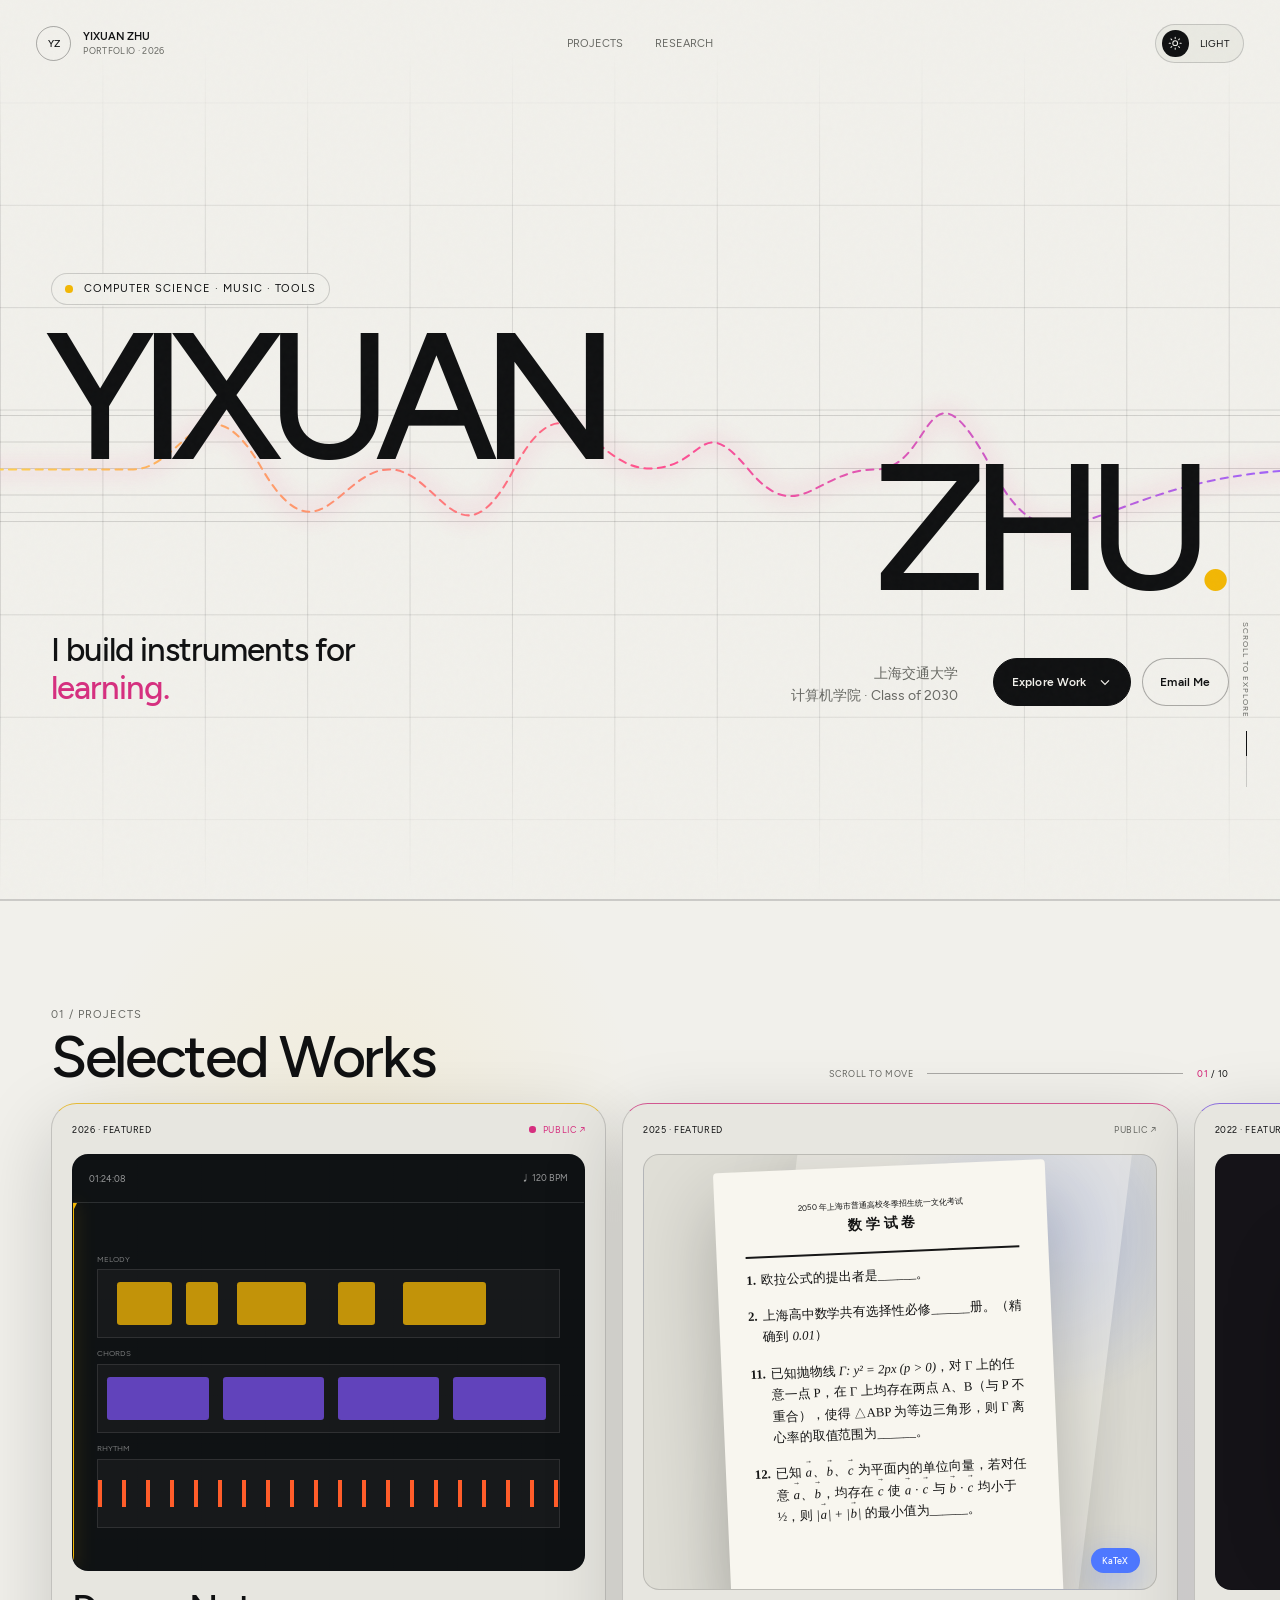
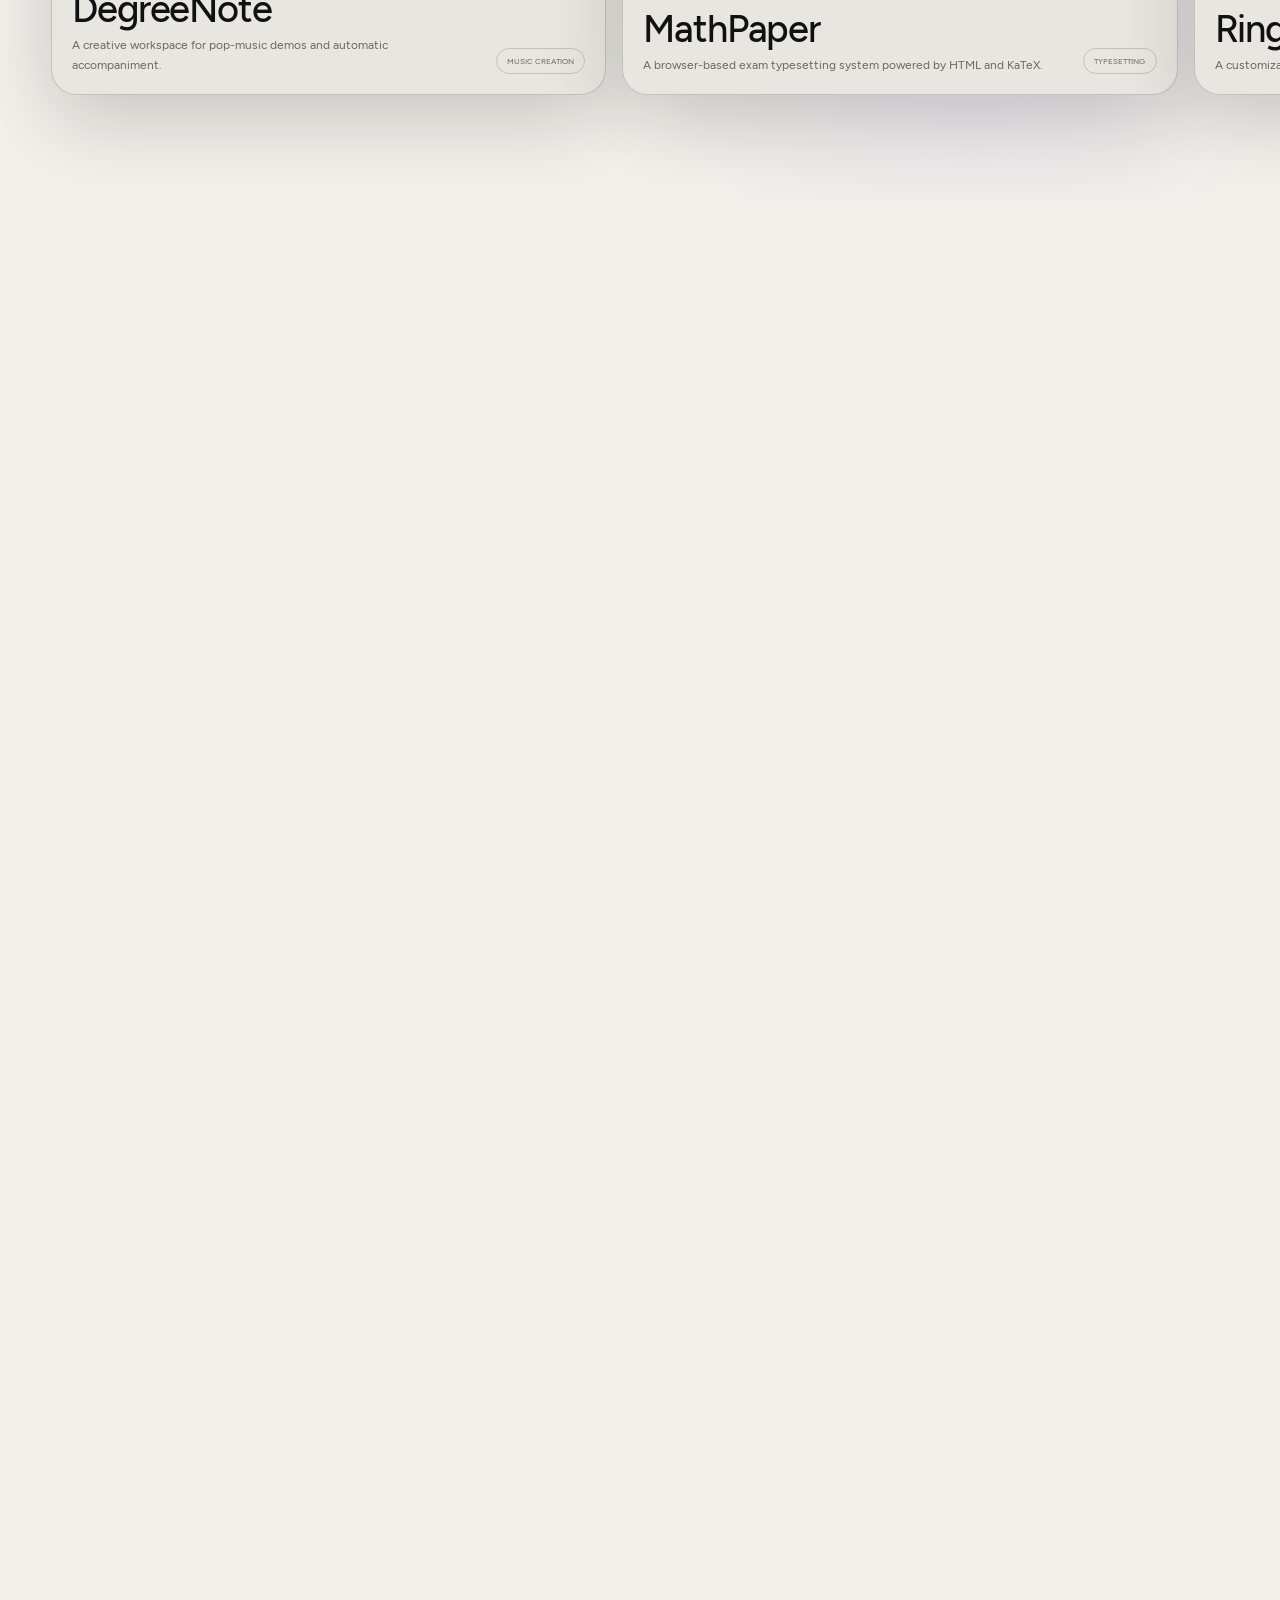
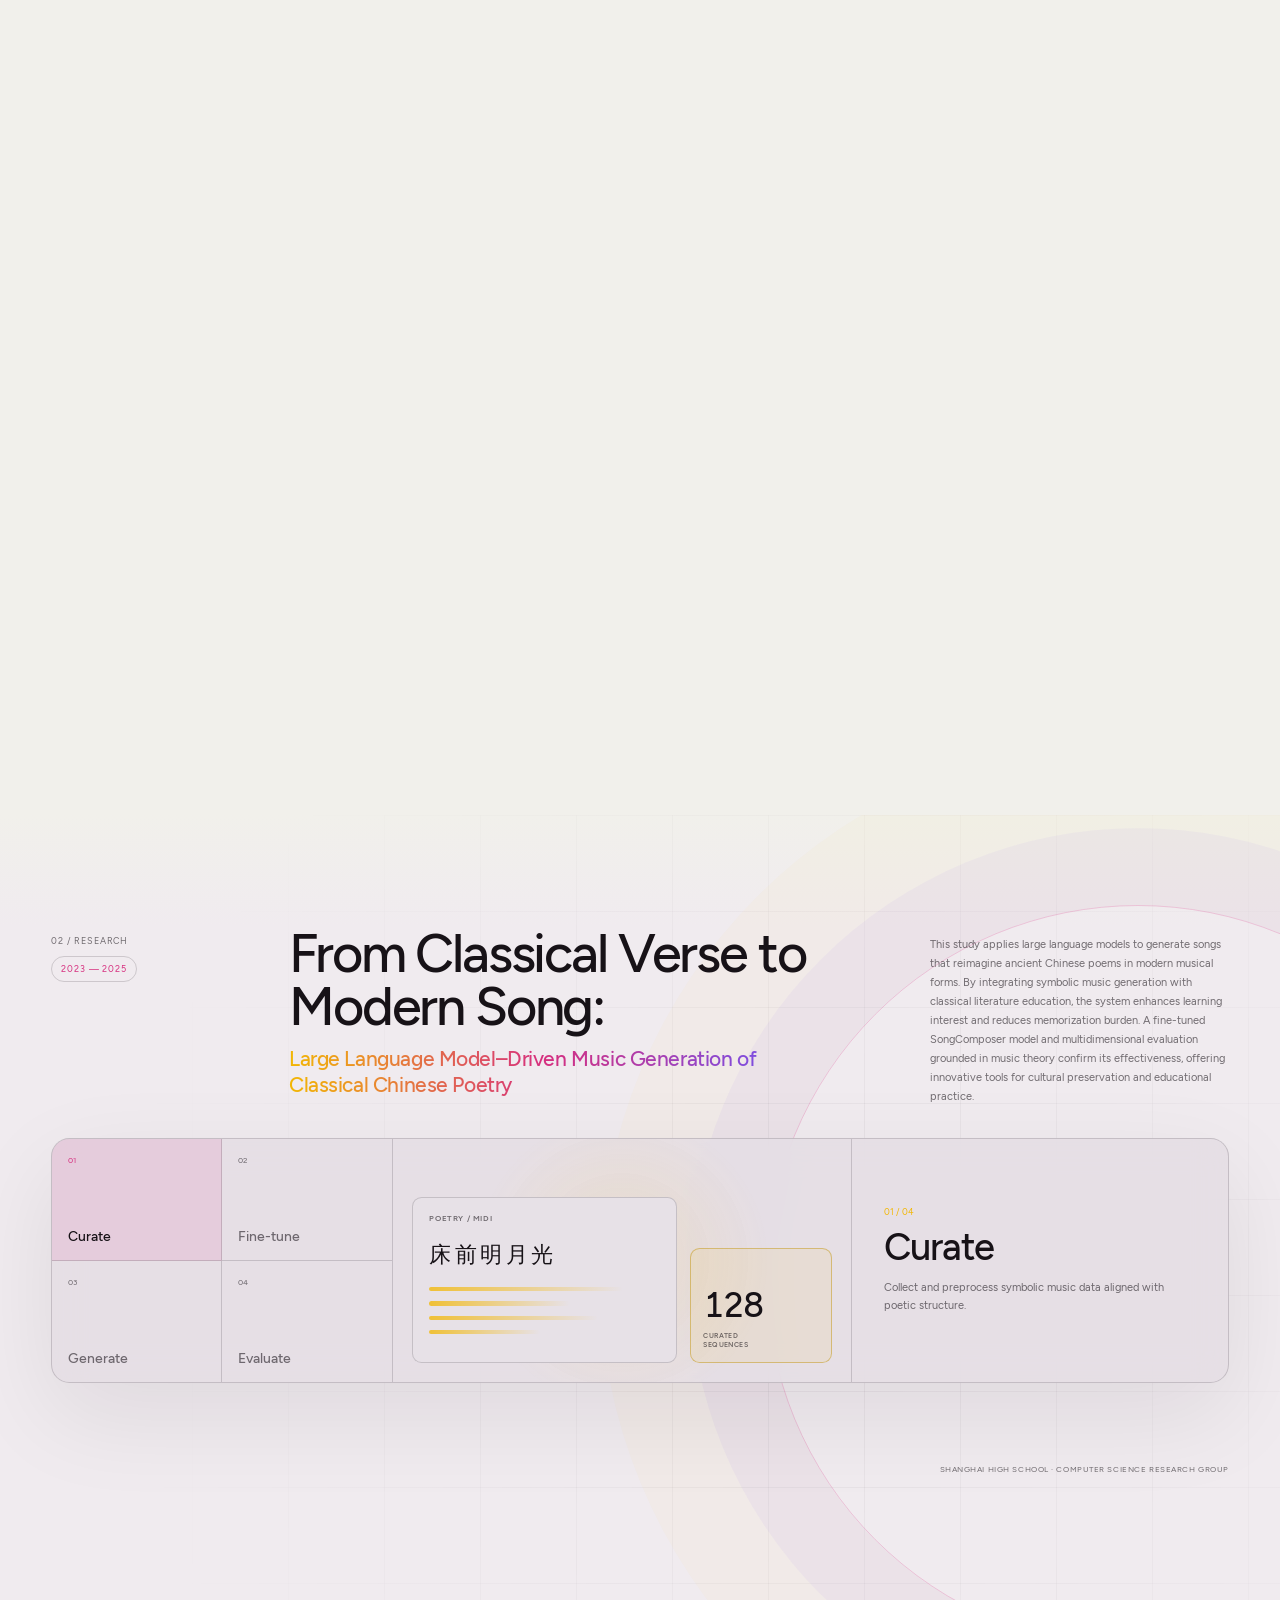
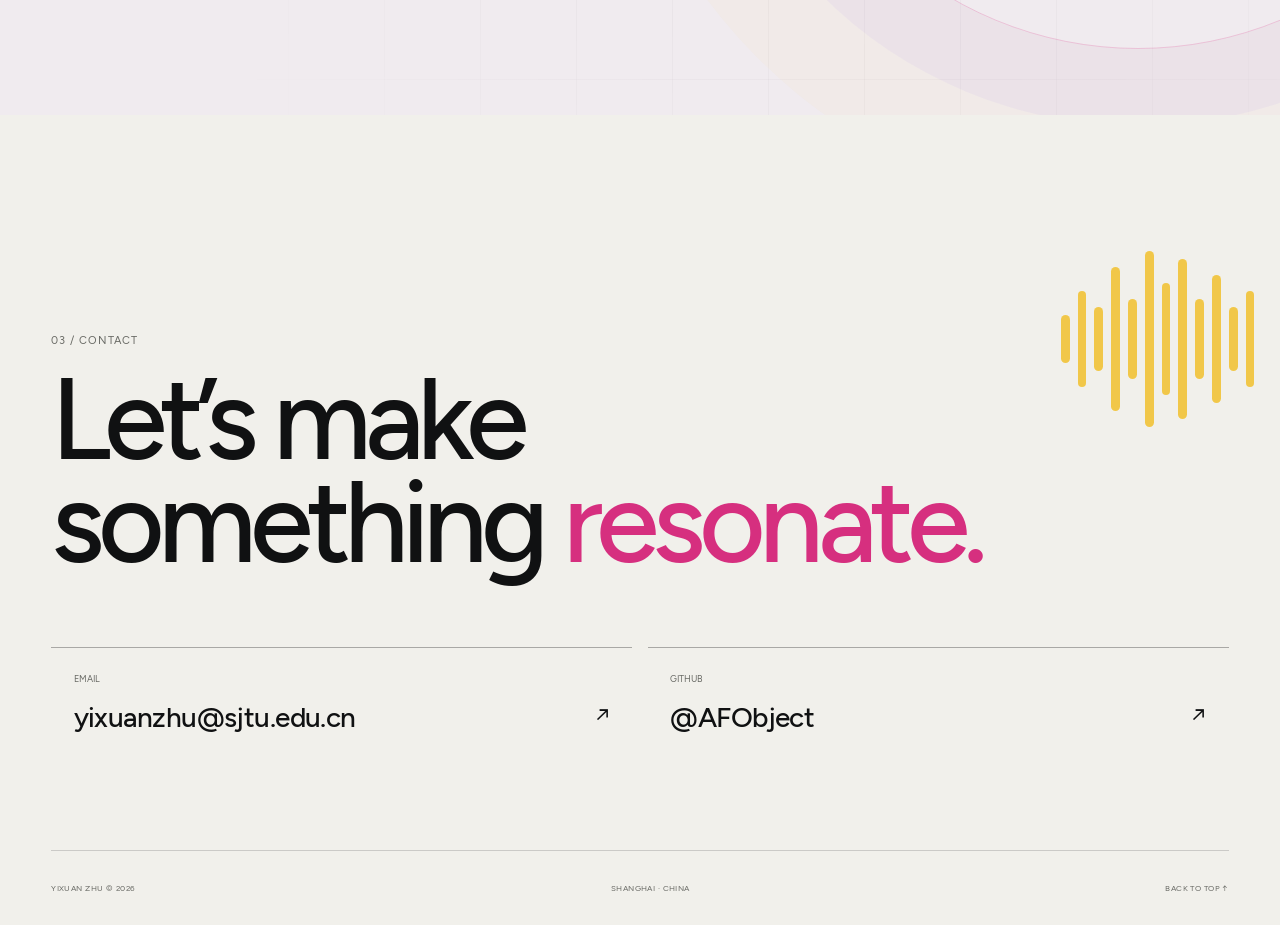
<file: index.html>
<!doctype html>
<html lang="zh-CN">
  <head>
    <meta charset="UTF-8" />
    <meta name="viewport" content="width=device-width, initial-scale=1.0" />
    <meta
      name="description"
      content="Yixuan Zhu — 上海交通大学计算机学院 Class of 2030。音乐、学习工具与生成式人工智能研究。"
    />
    <meta name="theme-color" content="#f1f0eb" />
    <script>
      (() => {
        const stored = localStorage.getItem("yz-theme-preference-v2");
        const theme = stored || (matchMedia("(prefers-color-scheme: dark)").matches ? "dark" : "light");
        document.documentElement.dataset.theme = theme;
        document.querySelector('meta[name="theme-color"]').content = theme === "dark" ? "#090a0c" : "#f1f0eb";
      })();
    </script>
    <title>Yixuan Zhu — Portfolio</title>
    <link
      rel="icon"
      type="image/svg+xml"
      href="data:image/svg+xml,%3Csvg xmlns='http://www.w3.org/2000/svg' viewBox='0 0 64 64'%3E%3Crect width='64' height='64' rx='16' fill='%23090a0c'/%3E%3Cpath d='M15 18 31 40 49 16M23 48h19' fill='none' stroke='%23ff4f91' stroke-width='6' stroke-linecap='round' stroke-linejoin='round'/%3E%3C/svg%3E"
    />
    <link rel="stylesheet" href="./styles.css" />
  </head>
  <body>
    <a class="skip-link" href="#main">跳到主要内容</a>

    <div class="page-noise" aria-hidden="true"></div>
    <div class="cursor-glow" aria-hidden="true"></div>

    <header class="site-header" data-reveal>
      <a class="brand" href="#top" aria-label="返回首页">
        <span class="brand-mark">YZ</span>
        <span class="brand-copy">Yixuan Zhu<br /><em>Portfolio · 2026</em></span>
      </a>

      <nav class="nav" aria-label="主要导航">
        <a href="#projects">PROJECTS</a>
        <a href="#research">RESEARCH</a>
      </nav>

      <button class="theme-toggle" type="button" aria-label="切换为浅色模式" aria-pressed="true">
        <span class="theme-icon" aria-hidden="true">
          <svg class="moon" viewBox="0 0 24 24">
            <path d="M20.1 15.2A8.7 8.7 0 0 1 8.8 3.9 8.7 8.7 0 1 0 20.1 15.2Z" />
          </svg>
          <svg class="sun" viewBox="0 0 24 24">
            <circle cx="12" cy="12" r="4" />
            <path d="M12 2v2M12 20v2M4.9 4.9l1.4 1.4M17.7 17.7l1.4 1.4M2 12h2M20 12h2M4.9 19.1l1.4-1.4M17.7 6.3l1.4-1.4" />
          </svg>
        </span>
        <span class="theme-label">Dark</span>
      </button>
    </header>

    <main id="main">
      <section class="hero" id="top" aria-labelledby="hero-title">
        <div class="hero-grid" aria-hidden="true"></div>
        <div class="signal-stage" aria-hidden="true">
          <svg viewBox="0 0 1440 420" preserveAspectRatio="none">
            <defs>
              <linearGradient id="signal-gradient" x1="0" y1="0" x2="1" y2="0">
                <stop offset="0%" stop-color="#ffd84a" />
                <stop offset="52%" stop-color="#ff4f91" />
                <stop offset="100%" stop-color="#9a65ff" />
              </linearGradient>
            </defs>
            <g class="staff-lines">
              <path d="M-40 152H1480" />
              <path d="M-40 182H1480" />
              <path d="M-40 212H1480" />
              <path d="M-40 242H1480" />
              <path d="M-40 272H1480" />
            </g>
            <path
              class="signal-path signal-shadow"
              d="M-50 213 C80 213,94 213,150 213 S230 100,294 211 S382 213,438 213 S517 330,578 213 S666 212,730 212 S786 145,842 213 S918 213,985 213 S1040 70,1116 213 S1230 213,1490 213"
            />
            <path
              class="signal-path signal-main"
              d="M-50 213 C80 213,94 213,150 213 S230 100,294 211 S382 213,438 213 S517 330,578 213 S666 212,730 212 S786 145,842 213 S918 213,985 213 S1040 70,1116 213 S1230 213,1490 213"
            />
          </svg>
        </div>

        <div class="hero-copy">
          <div class="eyebrow" data-reveal>
            <span class="pulse-dot"></span>
            Computer Science · Music · Tools
          </div>
          <h1 id="hero-title" data-reveal>
            <span class="hero-first">Yixuan</span>
            <span class="hero-last">Zhu<span class="accent-dot">.</span></span>
          </h1>
          <div class="hero-bottom" data-reveal>
            <p class="hero-statement">
              I build instruments for<br />
              <span class="word-rotator" aria-live="polite">music.</span>
            </p>
            <div class="hero-meta">
              <p>上海交通大学<br />计算机学院 · Class of 2030</p>
              <div class="hero-actions">
                <a class="action-pill action-primary" href="#projects">
                  Explore Work
                  <svg viewBox="0 0 20 20" aria-hidden="true"><path d="m5 8 5 5 5-5" /></svg>
                </a>
                <a class="action-pill" href="mailto:yixuanzhu@sjtu.edu.cn">Email Me</a>
              </div>
            </div>
          </div>
        </div>

        <div class="scroll-mark" aria-hidden="true">
          <span>SCROLL TO EXPLORE</span>
          <i></i>
        </div>
      </section>

      <section class="projects-showcase" id="projects" aria-labelledby="projects-title">
        <div class="horizontal-runner">
          <div class="horizontal-sticky">
            <div class="horizontal-top">
              <div>
                <span class="section-index">01 / PROJECTS</span>
                <h2 id="projects-title">Selected Works</h2>
              </div>
              <div class="horizontal-guide">
                <span>SCROLL TO MOVE</span>
                <div class="horizontal-progress"><i></i></div>
                <strong><b>01</b> / 10</strong>
              </div>
            </div>

            <div class="feature-track">
              <a
                class="feature-card h-project-card degree-card"
                href="https://github.com/AFObject/DegreeNote"
                target="_blank"
                rel="noreferrer"
                aria-label="打开 DegreeNote GitHub 仓库"
              >
                <div class="feature-topline">
                  <span class="project-number">2026 · FEATURED</span>
                  <span class="status status-live"><i></i> PUBLIC ↗</span>
                </div>
                <div class="project-visual sequencer" aria-hidden="true">
                  <div class="transport"><span>01:24:08</span><span>♩ 120 BPM</span></div>
                  <div class="tracks">
                    <div class="track-name">MELODY</div>
                    <div class="track-row melody-row"><i style="--x:4%;--w:12%"></i><i style="--x:19%;--w:7%"></i><i style="--x:30%;--w:15%"></i><i style="--x:52%;--w:8%"></i><i style="--x:66%;--w:18%"></i></div>
                    <div class="track-name">CHORDS</div>
                    <div class="track-row chord-row"><i style="--x:2%;--w:22%"></i><i style="--x:27%;--w:22%"></i><i style="--x:52%;--w:22%"></i><i style="--x:77%;--w:20%"></i></div>
                    <div class="track-name">RHYTHM</div>
                    <div class="track-row rhythm-row"><span></span></div>
                  </div>
                  <div class="playhead"></div>
                </div>
                <div class="feature-content">
                  <div><h3>DegreeNote</h3><p>A creative workspace for pop-music demos and automatic accompaniment.</p></div>
                  <span class="feature-tag">MUSIC CREATION</span>
                </div>
              </a>

              <a class="feature-card h-project-card math-card" href="https://github.com/AFObject/MathPaper" target="_blank" rel="noreferrer" aria-label="打开 MathPaper GitHub 仓库">
                <div class="feature-topline"><span class="project-number">2025 · FEATURED</span><span class="status">PUBLIC ↗</span></div>
                <div class="project-visual paper-scene" aria-hidden="true">
                  <div class="paper-sheet paper-back"></div>
                  <div class="paper-sheet paper-front">
                    <div class="paper-header">
                      <span class="paper-title">2050 年上海市普通高校冬季招生统一文化考试<br /><b>数学试卷</b></span>
                    </div>
                    <div class="math-question math-question-long math-question-short">
                      <b>1.</b>
                      <span>欧拉公式的提出者是______。</span>
                    </div>
                    <div class="math-question math-question-long math-question-short">
                      <b>2.</b>
                      <span>上海高中数学共有选择性必修______册。（精确到 <i>0.01</i>）</span>
                    </div>
                    <div class="math-question math-question-long">
                      <b>11.</b>
                      <span>已知抛物线 <i>Γ: y² = 2px (p &gt; 0)</i>，对 Γ 上的任意一点 P，在 Γ 上均存在两点 A、B（与 P 不重合），使得 △ABP 为等边三角形，则 Γ 离心率的取值范围为______。</span>
                    </div>
                    <div class="math-question math-question-long">
                      <b>12.</b>
                      <span>已知 <i><span class="vec">a</span>、<span class="vec">b</span>、<span class="vec">c</span></i> 为平面内的单位向量，若对任意 <i><span class="vec">a</span>、<span class="vec">b</span></i>，均存在 <i><span class="vec">c</span></i> 使 <i><span class="vec">a</span> · <span class="vec">c</span></i> 与 <i><span class="vec">b</span> · <span class="vec">c</span></i> 均小于 ½，则 <i>|<span class="vec">a</span>| + |<span class="vec">b</span>|</i> 的最小值为______。</span>
                    </div>
                  </div>
                  <div class="katex-badge">KaTeX</div>
                </div>
                <div class="feature-content">
                  <div><h3>MathPaper</h3><p>A browser-based exam typesetting system powered by HTML and KaTeX.</p></div>
                  <span class="feature-tag">TYPESETTING</span>
                </div>
              </a>

              <a class="feature-card h-project-card ringtone-card" href="https://github.com/AFObject/RingtoneHY" target="_blank" rel="noreferrer" aria-label="打开 RingtoneHY GitHub 仓库">
                <div class="feature-topline"><span class="project-number">2022 · FEATURED</span><span class="status">PUBLIC · ARCHIVED ↗</span></div>
                <div class="project-visual call-scene" aria-hidden="true">
                  <div class="ring ring-one"></div><div class="ring ring-two"></div><div class="ring ring-three"></div>
                  <div class="call-window">
                    <div class="window-bar"><i></i><i></i><i></i></div><div class="caller-icon">HY</div><strong>Online Class</strong><span>Incoming call…</span><div class="call-actions"><i>×</i><i>✓</i></div>
                  </div>
                </div>
                <div class="feature-content">
                  <div><h3>RingtoneHY</h3><p>A customizable macOS ringtone system created for online classes.</p></div>
                  <span class="feature-tag">macOS · SWIFT</span>
                </div>
              </a>

              <a class="feature-card h-project-card ide-card" href="https://github.com/AFObject/Cppp-IDE" target="_blank" rel="noreferrer" aria-label="打开 Cppp-IDE GitHub 仓库">
                <div class="feature-topline"><span class="project-number">2020 · FEATURED</span><span class="status">PUBLIC · ARCHIVED ↗</span></div>
                <div class="project-visual editor-scene" aria-hidden="true">
                  <div class="editor-tabs"><span>main.cpp</span><span>input.txt</span></div>
                  <div class="editor-body"><div class="line-nums">1<br />2<br />3<br />4<br />5<br />6<br />7</div><pre><span class="code-blue">#include</span> <span class="code-green">&lt;iostream&gt;</span>

<span class="code-pink">int</span> <span class="code-yellow">main</span>() {
  std::cout <span class="code-pink">&lt;&lt;</span> <span class="code-green">"hello"</span>;
  <span class="code-blue">return</span> <span class="code-orange">0</span>;
}</pre></div>
                  <div class="editor-status"><span>✓ Build succeeded</span><span>C++ · UTF-8</span></div>
                </div>
                <div class="feature-content">
                  <div><h3>Cppp-IDE</h3><p>A lightweight C++ IDE for competitive programming on macOS.</p></div>
                  <span class="feature-tag">macOS · SWIFT</span>
                </div>
              </a>

              <div class="minor-track-grid">
              <a class="mini-project-card track-mini-card" href="https://github.com/AFObject/Chorder" target="_blank" rel="noreferrer">
                <div class="mini-visual chorder-mini" aria-hidden="true"><div class="mini-staff"><i></i><i></i><i></i><i></i><i></i><b>●</b><b>●</b><b>●</b></div><div class="piano-keys"><i></i><i></i><i></i><i></i><i></i><i></i><i></i></div></div>
                <div class="mini-card-copy"><span>2026 · MIDI · MUSIC</span><h3>Chorder</h3><p>Connects to MIDI devices and renders chords and notation in real time.</p><i>↗</i></div>
              </a>
              <a class="mini-project-card track-mini-card" href="https://github.com/AFObject/cizhou" target="_blank" rel="noreferrer">
                <div class="mini-visual cizhou-mini" aria-hidden="true"><div class="word-card"><small>616 / 实词</small><strong>乘</strong><span>登 · 趁着 · 冒着</span></div><div class="word-card"><strong>固</strong></div><div class="word-card"><strong>顾</strong></div></div>
                <div class="mini-card-copy"><span>2026 · WEB · LANGUAGE</span><h3>cizhou</h3><p>A focused web tool for mastering 616 essential Classical Chinese words.</p><i>↗</i></div>
              </a>
              <a class="mini-project-card track-mini-card" href="https://github.com/AFObject/Sheeter" target="_blank" rel="noreferrer">
                <div class="mini-visual sheeter-mini" aria-hidden="true"><div class="answer-paper"><strong>答题卡</strong><span></span><span></span><span></span><span></span><span></span><span></span></div></div>
                <div class="mini-card-copy"><span>2026 · WEB · PRINT</span><h3>Sheeter</h3><p>A fast, minimal answer-sheet generator for high-school examinations.</p><i>↗</i></div>
              </a>
              <a class="mini-project-card track-mini-card" href="https://github.com/AFObject/Reciter" target="_blank" rel="noreferrer">
                <div class="mini-visual reciter-mini" aria-hidden="true"><div class="poem"><small>蜀道难 · 李白</small><p>噫吁嚱，危乎高哉！<br /><mark>蜀道之难，难于上青天。</mark><br />蚕丛及鱼凫，开国何茫然。</p></div></div>
                <div class="mini-card-copy"><span>2026 · WEB · LANGUAGE</span><h3>Reciter</h3><p>Focused recitation and dictation practice for Chinese literature.</p><i>↗</i></div>
              </a>
              <a class="mini-project-card track-mini-card" href="https://github.com/AFObject/PinHaoZi" target="_blank" rel="noreferrer">
                <div class="mini-visual pinhaozi-mini" aria-hidden="true"><div class="writing-grid"></div><strong>会者不难</strong><span>GENERATING STROKES ···</span></div>
                <div class="mini-card-copy"><span>2025 · HTML · TOOL</span><h3>PinHaoZi</h3><p>A handwriting-assistance tool for Chinese-language assignments.</p><i>↗</i></div>
              </a>
              <a class="mini-project-card track-mini-card" href="https://github.com/AFObject/Annotext" target="_blank" rel="noreferrer">
                <div class="mini-visual annotext-mini" aria-hidden="true"><div class="classic-text">先帝创业未半<br />而中道<mark>崩殂</mark><br />今天下三分<br />益州疲弊</div><span class="annotation a-one">崩殂：帝王去世</span></div>
                <div class="mini-card-copy"><span>2025 · WEB · LANGUAGE</span><h3>Annotext</h3><p>Interactive annotation and recall practice for Classical Chinese texts.</p><i>↗</i></div>
              </a>
              </div>
            </div>
          </div>
        </div>

      </section>

      <section class="section selected-section" id="legacy-selected" aria-labelledby="selected-title" hidden>
        <div class="section-heading" data-reveal>
          <div>
            <span class="section-index">01 / SELECTED WORKS</span>
            <h2 id="selected-title">代表性项目</h2>
          </div>
          <p>四种尺度，同一种创作冲动：<br />把复杂的事情做成自然的工具。</p>
        </div>

        <div class="featured-grid">
          <article class="feature-card degree-card" data-reveal>
            <div class="feature-topline">
              <span class="project-number">A / 04</span>
              <span class="status status-live"><i></i> PUBLIC</span>
            </div>
            <div class="project-visual sequencer" aria-hidden="true">
              <div class="transport">
                <span class="transport-time">01:24:08</span>
                <span class="transport-bpm">♩ 120 BPM</span>
              </div>
              <div class="tracks">
                <div class="track-name">MELODY</div>
                <div class="track-row melody-row">
                  <i style="--x: 4%; --w: 12%"></i><i style="--x: 19%; --w: 7%"></i><i style="--x: 30%; --w: 15%"></i><i style="--x: 52%; --w: 8%"></i><i style="--x: 66%; --w: 18%"></i>
                </div>
                <div class="track-name">CHORDS</div>
                <div class="track-row chord-row">
                  <i style="--x: 2%; --w: 22%"></i><i style="--x: 27%; --w: 22%"></i><i style="--x: 52%; --w: 22%"></i><i style="--x: 77%; --w: 20%"></i>
                </div>
                <div class="track-name">RHYTHM</div>
                <div class="track-row rhythm-row"><span></span></div>
              </div>
              <div class="playhead"></div>
            </div>
            <div class="feature-content">
              <div>
                <h3>DegreeNote</h3>
                <p>流行音乐 Demo 与自动伴奏创作工具</p>
              </div>
              <span class="feature-tag">MUSIC CREATION</span>
            </div>
          </article>

          <a
            class="feature-card math-card"
            href="https://github.com/AFObject/MathPaper"
            target="_blank"
            rel="noreferrer"
            data-reveal
            aria-label="打开 MathPaper GitHub 仓库"
          >
            <div class="feature-topline">
              <span class="project-number">B / 04</span>
              <span class="status">PUBLIC ↗</span>
            </div>
            <div class="project-visual paper-scene" aria-hidden="true">
              <div class="paper-sheet paper-back"></div>
              <div class="paper-sheet paper-front">
                <div class="paper-header">
                  <span>2026 年普通高等学校招生全国统一考试</span>
                  <strong>数 学</strong>
                </div>
                <div class="math-question">
                  <b>1.</b><span>已知函数&nbsp; f(x) = x³ − 3x + 1，则</span>
                  <div class="formula">f′(x) = 3x² − 3</div>
                </div>
                <div class="math-lines"><i></i><i></i><i></i><i></i></div>
              </div>
              <div class="katex-badge">KaTeX</div>
            </div>
            <div class="feature-content">
              <div>
                <h3>MathPaper</h3>
                <p>基于 HTML / KaTeX 的仿高考数学试卷排版系统</p>
              </div>
              <span class="feature-tag">TYPESETTING</span>
            </div>
          </a>

          <a
            class="feature-card ringtone-card"
            href="https://github.com/AFObject/RingtoneHY"
            target="_blank"
            rel="noreferrer"
            data-reveal
            aria-label="打开 RingtoneHY GitHub 仓库"
          >
            <div class="feature-topline">
              <span class="project-number">C / 04</span>
              <span class="status">PUBLIC · ARCHIVED ↗</span>
            </div>
            <div class="project-visual call-scene" aria-hidden="true">
              <div class="ring ring-one"></div>
              <div class="ring ring-two"></div>
              <div class="ring ring-three"></div>
              <div class="call-window">
                <div class="window-bar"><i></i><i></i><i></i></div>
                <div class="caller-icon">HY</div>
                <strong>Online Class</strong>
                <span>Incoming call…</span>
                <div class="call-actions"><i>×</i><i>✓</i></div>
              </div>
            </div>
            <div class="feature-content">
              <div>
                <h3>RingtoneHY</h3>
                <p>Customizable macOS ringtone system for online classes.</p>
              </div>
              <span class="feature-tag">macOS · SWIFT</span>
            </div>
          </a>

          <a
            class="feature-card ide-card"
            href="https://github.com/AFObject/Cppp-IDE"
            target="_blank"
            rel="noreferrer"
            data-reveal
            aria-label="打开 Cppp-IDE GitHub 仓库"
          >
            <div class="feature-topline">
              <span class="project-number">D / 04</span>
              <span class="status">PUBLIC · ARCHIVED ↗</span>
            </div>
            <div class="project-visual editor-scene" aria-hidden="true">
              <div class="editor-tabs"><span>main.cpp</span><span>input.txt</span></div>
              <div class="editor-body">
                <div class="line-nums">1<br />2<br />3<br />4<br />5<br />6<br />7</div>
                <pre><span class="code-blue">#include</span> <span class="code-green">&lt;iostream&gt;</span>

<span class="code-pink">int</span> <span class="code-yellow">main</span>() {
  std::cout <span class="code-pink">&lt;&lt;</span> <span class="code-green">"hello"</span>;
  <span class="code-blue">return</span> <span class="code-orange">0</span>;
}</pre>
              </div>
              <div class="editor-status"><span>✓ Build succeeded</span><span>C++ · UTF-8</span></div>
            </div>
            <div class="feature-content">
              <div>
                <h3>Cppp-IDE</h3>
                <p>A lightweight C++ IDE for competitive programmers on macOS.</p>
              </div>
              <span class="feature-tag">macOS · SWIFT</span>
            </div>
          </a>
        </div>
      </section>

      <section class="section projects-section" id="legacy-projects" aria-labelledby="legacy-projects-title" hidden>
        <div class="section-heading" data-reveal>
          <div>
            <span class="section-index">02 / PROJECT CONSTELLATION</span>
            <h2 id="legacy-projects-title">项目星图</h2>
          </div>
          <p>不按时间，也不按名次。<br />每个项目都是对一个真实问题的回答。</p>
        </div>

        <div class="project-category" data-reveal>
          <div class="category-label">
            <span>01</span>
            <h3>音乐工具</h3>
            <i></i>
          </div>
          <div class="project-list">
            <a class="project-row" href="https://github.com/AFObject/Chorder" target="_blank" rel="noreferrer">
              <span class="row-icon note-icon">♮</span>
              <span class="row-title">Chorder</span>
              <span class="row-copy">连接 MIDI，实时显示和弦与五线谱</span>
              <span class="row-meta">MIDI · MUSIC</span>
              <span class="row-arrow">↗</span>
            </a>
          </div>
        </div>

        <div class="project-category" data-reveal>
          <div class="category-label">
            <span>02</span>
            <h3>学习辅助</h3>
            <i></i>
          </div>
          <div class="project-list">
            <a class="project-row" href="https://github.com/AFObject/cizhou" target="_blank" rel="noreferrer">
              <span class="row-icon">词</span>
              <span class="row-title">cizhou</span>
              <span class="row-copy">高中实词背诵（华二 616 版）Web 实用工具</span>
              <span class="row-meta">WEB · LANGUAGE</span>
              <span class="row-arrow">↗</span>
            </a>
            <a class="project-row" href="https://github.com/AFObject/Sheeter" target="_blank" rel="noreferrer">
              <span class="row-icon">▦</span>
              <span class="row-title">Sheeter</span>
              <span class="row-copy">高效简洁的高考答题卡生成器</span>
              <span class="row-meta">WEB · PRINT</span>
              <span class="row-arrow">↗</span>
            </a>
            <a class="project-row" href="https://github.com/AFObject/Reciter" target="_blank" rel="noreferrer">
              <span class="row-icon">诵</span>
              <span class="row-title">Reciter</span>
              <span class="row-copy">语文默写背诵小工具</span>
              <span class="row-meta">WEB · LANGUAGE</span>
              <span class="row-arrow">↗</span>
            </a>
            <a class="project-row" href="https://github.com/AFObject/PinHaoZi" target="_blank" rel="noreferrer">
              <span class="row-icon">拼</span>
              <span class="row-title">PinHaoZi</span>
              <span class="row-copy">手写语文作业代写辅助工具</span>
              <span class="row-meta">HTML · TOOL</span>
              <span class="row-arrow">↗</span>
            </a>
            <a class="project-row" href="https://github.com/AFObject/Annotext" target="_blank" rel="noreferrer">
              <span class="row-icon">注</span>
              <span class="row-title">Annotext</span>
              <span class="row-copy">文言文字词注释背诵小程序</span>
              <span class="row-meta">WEB · LANGUAGE</span>
              <span class="row-arrow">↗</span>
            </a>
          </div>
        </div>
      </section>

      <section class="research-v2" id="research" aria-labelledby="research-v2-title">
        <div class="research-v2-grid" aria-hidden="true"></div>
        <header class="research-v2-head" data-reveal>
          <div class="research-v2-meta">
            <span>02 / RESEARCH</span>
            <span>2023 — 2025</span>
          </div>
          <h2 id="research-v2-title">
            From Classical Verse to Modern Song:
            <span>Large Language Model–Driven Music Generation of Classical Chinese Poetry</span>
          </h2>
          <p>
            This study applies large language models to generate songs that reimagine ancient Chinese poems in modern musical forms. By integrating symbolic music generation with classical literature education, the system enhances learning interest and reduces memorization burden. A fine-tuned SongComposer model and multidimensional evaluation grounded in music theory confirm its effectiveness, offering innovative tools for cultural preservation and educational practice.
          </p>
        </header>

        <div class="research-lab" data-reveal>
          <div class="research-pipeline" aria-label="Research process">
            <button class="active" type="button" data-stage="curate" data-index="01" data-title="Curate" data-copy="Collect and preprocess symbolic music data aligned with poetic structure."><span>01</span>Curate</button>
            <button type="button" data-stage="finetune" data-index="02" data-title="Fine-tune" data-copy="Adapt SongComposer to melody generation for Classical Chinese poetry."><span>02</span>Fine-tune</button>
            <button type="button" data-stage="generate" data-index="03" data-title="Generate" data-copy="Map poetic semantics and form into controllable symbolic melodies."><span>03</span>Generate</button>
            <button type="button" data-stage="evaluate" data-index="04" data-title="Evaluate" data-copy="Measure fluency, harmony, and stylistic fidelity through music theory."><span>04</span>Evaluate</button>
          </div>

          <div class="research-stage" data-stage-active="curate">
            <div class="stage-visual" aria-hidden="true">
              <div class="stage-scene scene-curate">
                <div class="dataset-sheet"><span>POETRY / MIDI</span><strong>床前明月光</strong><i></i><i></i><i></i><i></i></div>
                <div class="dataset-stack"><b>128</b><small>CURATED<br />SEQUENCES</small></div>
              </div>
              <div class="stage-scene scene-finetune">
                <div class="model-core">Song<br />Composer</div>
                <div class="model-nodes nodes-left"><i></i><i></i><i></i></div>
                <div class="model-nodes nodes-right"><i></i><i></i><i></i></div>
                <span class="loss-label">LOSS ↓ <span class="research-number">0.18</span></span>
              </div>
              <div class="stage-scene scene-generate">
                <div class="poetry-input">春眠不觉晓</div>
                <div class="generation-arrow">→</div>
                <div class="piano-roll"><i></i><i></i><i></i><i></i><i></i><i></i></div>
              </div>
              <div class="stage-scene scene-evaluate">
                <div class="metric"><span>HARMONY</span><strong>0.91</strong><i style="--score:91%"></i></div>
                <div class="metric"><span>FLUENCY</span><strong>0.87</strong><i style="--score:87%"></i></div>
                <div class="metric"><span>STYLE</span><strong>0.84</strong><i style="--score:84%"></i></div>
              </div>
            </div>
            <div class="stage-copy">
              <span class="stage-index">01 / 04</span>
              <strong class="stage-title">Curate</strong>
              <p class="stage-description">Collect and preprocess symbolic music data aligned with poetic structure.</p>
            </div>
          </div>
        </div>

        <div class="research-recognition" data-reveal>
          <div><span>OUTCOMES</span><strong>2025</strong></div>
          <p>第二十三届上海市青少年“明日科技之星”一等奖、“明日科技之星”称号、2025 年上海科普教育创新奖</p>
          <p>2025 年上海中学科技周学术先锋课题评比活动一等奖、上海中学 2025 学年“五四表彰大会”金奖</p>
        </div>

        <div class="research-affiliation">Shanghai High School · Computer Science Research Group</div>
      </section>

      <section class="section research-section" id="legacy-research" aria-labelledby="research-title" hidden>
        <div class="research-orbit orbit-one" aria-hidden="true"></div>
        <div class="research-orbit orbit-two" aria-hidden="true"></div>

        <div class="section-heading research-heading" data-reveal>
          <div>
            <span class="section-index">02 / RESEARCH</span>
            <h2 id="research-title">Legacy Research</h2>
          </div>
          <div class="research-school">
            <span>2025</span>
            <p>上海市上海中学<br />2026 届科技工程班计算机课题组</p>
          </div>
        </div>

        <div class="research-feature" data-reveal>
          <div class="research-title-block">
            <span class="label">RESEARCH PROJECT</span>
            <h3>《基于大模型的<br />中国传统古诗文<br />歌曲生成研究》</h3>
            <p>
              探索语言模型如何理解古诗文的语义、韵律与情绪，并将传统文本映射为具有结构的音乐表达。
            </p>
          </div>

          <div class="research-flow" aria-label="研究流程：文本理解、音乐结构、歌曲生成">
            <div class="flow-node">
              <span>01</span>
              <strong>TEXT</strong>
              <small>语义 · 韵律 · 意象</small>
            </div>
            <div class="flow-line"><i></i></div>
            <div class="flow-node">
              <span>02</span>
              <strong>STRUCTURE</strong>
              <small>调式 · 和声 · 曲式</small>
            </div>
            <div class="flow-line"><i></i></div>
            <div class="flow-node">
              <span>03</span>
              <strong>SONG</strong>
              <small>旋律 · 编配 · 生成</small>
            </div>
          </div>
        </div>

        <div class="awards awards-compact" data-reveal>
          <div class="award-heading">
            <span>RECOGNITION</span>
            <p>研究成果 / 2025</p>
          </div>
          <div class="award-lines">
            <p>第二十三届上海市青少年“明日科技之星”一等奖、“明日科技之星”称号、2025年上海科普教育创新奖</p>
            <p>2025年上海中学科技周学术先锋课题评比活动一等奖、上海中学2025学年“五四表彰大会”金奖</p>
          </div>
        </div>
      </section>

      <section class="contact-section" aria-labelledby="contact-title">
        <div class="contact-signal" aria-hidden="true">
          <i></i><i></i><i></i><i></i><i></i><i></i><i></i><i></i><i></i><i></i><i></i><i></i>
        </div>
        <div class="contact-copy" data-reveal>
          <span class="section-index">03 / CONTACT</span>
          <h2 id="contact-title">Let’s make<br />something <em>resonate.</em></h2>
          <div class="contact-links">
            <a href="mailto:yixuanzhu@sjtu.edu.cn">
              <span>Email</span>
              <strong>yixuanzhu@sjtu.edu.cn</strong>
              <i>↗</i>
            </a>
            <a href="https://github.com/AFObject" target="_blank" rel="noreferrer">
              <span>GitHub</span>
              <strong>@AFObject</strong>
              <i>↗</i>
            </a>
          </div>
        </div>
        <footer>
          <span>YIXUAN ZHU © 2026</span>
          <span>SHANGHAI · CHINA</span>
          <a href="#top">BACK TO TOP ↑</a>
        </footer>
      </section>
    </main>

    <script src="./script.js"></script>
  </body>
</html>
</file>
<file: styles.css>
@font-face {
  font-family: "Figtree";
  src: url("./fonts/Figtree-Regular.woff2") format("woff2");
  font-weight: 400;
  font-style: normal;
  font-display: swap;
}

@font-face {
  font-family: "Figtree";
  src: url("./fonts/Figtree-Medium.woff2") format("woff2");
  font-weight: 500;
  font-style: normal;
  font-display: swap;
}

@font-face {
  font-family: "Figtree";
  src: url("./fonts/Figtree-SemiBold.woff2") format("woff2");
  font-weight: 600;
  font-style: normal;
  font-display: swap;
}

@font-face {
  font-family: "Figtree";
  src: url("./fonts/Figtree-Bold.woff2") format("woff2");
  font-weight: 700;
  font-style: normal;
  font-display: swap;
}

:root {
  color-scheme: light;
  --bg: #f1f0eb;
  --surface: #e7e6e0;
  --surface-2: #dcdad2;
  --ink: #101112;
  --muted: #686964;
  --line: rgba(16, 17, 18, 0.17);
  --line-strong: rgba(16, 17, 18, 0.32);
  --accent: #f2b705;
  --accent-deep: #d62f7f;
  --accent-hot: #ef3f86;
  --blue: #4e78ff;
  --orange: #ff5d2a;
  --violet: #7650e8;
  --header: rgba(241, 240, 235, 0.74);
  --shadow: 0 24px 70px rgba(30, 32, 28, 0.13);
  --research-bg: #f0ebef;
  --research-panel: #e4dde4;
  --research-ink: #171217;
  --research-muted: rgba(23, 18, 23, 0.58);
  --research-line: rgba(23, 18, 23, 0.16);
  --research-grid: rgba(23, 18, 23, 0.055);
  --display: "Figtree", "Avenir Next", "Helvetica Neue", "SF Pro Display", Arial, sans-serif;
  --body: "Figtree", "Avenir Next", "Helvetica Neue", "SF Pro Text", "PingFang SC", sans-serif;
  --mono: "Figtree", "DM Mono", "SFMono-Regular", Consolas, monospace;
}

html[data-theme="dark"] {
  color-scheme: dark;
  --bg: #090a0c;
  --surface: #111317;
  --surface-2: #171a1f;
  --ink: #f3f3ef;
  --muted: #969993;
  --line: rgba(255, 255, 255, 0.13);
  --line-strong: rgba(255, 255, 255, 0.25);
  --accent: #ffd84a;
  --accent-deep: #ff4f91;
  --accent-hot: #ff4f91;
  --blue: #6e8cff;
  --orange: #ff7048;
  --violet: #9a65ff;
  --header: rgba(9, 10, 12, 0.74);
  --shadow: 0 28px 100px rgba(0, 0, 0, 0.42);
  --research-bg: #120e14;
  --research-panel: #1a141d;
  --research-ink: #f4eff3;
  --research-muted: rgba(244, 239, 243, 0.53);
  --research-line: rgba(244, 239, 243, 0.14);
  --research-grid: rgba(244, 239, 243, 0.045);
}

* {
  box-sizing: border-box;
}

html {
  scroll-behavior: smooth;
  scroll-padding-top: 6rem;
}

body {
  margin: 0;
  overflow-x: hidden;
  background: var(--bg);
  color: var(--ink);
  font-family: var(--body);
  transition: background-color 450ms ease, color 450ms ease;
}

body::selection {
  background: var(--accent);
  color: #080a08;
}

a {
  color: inherit;
  text-decoration: none;
}

button,
a {
  -webkit-tap-highlight-color: transparent;
}

button {
  font: inherit;
}

.skip-link {
  position: fixed;
  left: 1rem;
  top: -5rem;
  z-index: 1000;
  padding: 0.8rem 1rem;
  background: var(--accent);
  color: #090a0c;
  border-radius: 0.4rem;
}

.skip-link:focus {
  top: 1rem;
}

.page-noise {
  position: fixed;
  inset: 0;
  z-index: 90;
  opacity: 0.025;
  pointer-events: none;
  background-image: url("data:image/svg+xml,%3Csvg viewBox='0 0 180 180' xmlns='http://www.w3.org/2000/svg'%3E%3Cfilter id='n'%3E%3CfeTurbulence type='fractalNoise' baseFrequency='.9' numOctaves='4' stitchTiles='stitch'/%3E%3C/filter%3E%3Crect width='100%25' height='100%25' filter='url(%23n)' opacity='.8'/%3E%3C/svg%3E");
}

.cursor-glow {
  position: fixed;
  width: 32rem;
  height: 32rem;
  left: var(--mouse-x, -40rem);
  top: var(--mouse-y, -40rem);
  border-radius: 50%;
  transform: translate(-50%, -50%);
  pointer-events: none;
  z-index: -1;
  background: radial-gradient(circle, color-mix(in srgb, var(--accent) 8%, transparent), transparent 67%);
  transition: opacity 300ms ease;
}

.site-header {
  position: fixed;
  z-index: 80;
  top: 0;
  left: 0;
  width: 100%;
  height: 5.5rem;
  display: grid;
  grid-template-columns: 1fr auto 1fr;
  align-items: center;
  padding: 0 2.25rem;
  border-bottom: 1px solid transparent;
  transition: background 300ms ease, border-color 300ms ease, transform 300ms ease;
}

.site-header.scrolled {
  background: var(--header);
  border-color: var(--line);
  backdrop-filter: blur(20px) saturate(140%);
}

.brand {
  display: inline-flex;
  align-items: center;
  justify-self: start;
  gap: 0.75rem;
}

.brand-mark {
  display: grid;
  place-items: center;
  width: 2.2rem;
  aspect-ratio: 1;
  border: 1px solid var(--line-strong);
  border-radius: 50%;
  font: 500 0.63rem var(--mono);
  letter-spacing: -0.02em;
}

.brand-copy {
  font: 600 0.71rem/1.18 var(--display);
  letter-spacing: -0.01em;
  text-transform: uppercase;
}

.brand-copy em {
  color: var(--muted);
  font: 400 0.55rem/1 var(--mono);
  letter-spacing: 0.04em;
  font-style: normal;
}

.nav {
  display: flex;
  align-items: center;
  gap: 2rem;
  font: 400 0.66rem var(--mono);
  color: var(--muted);
  text-transform: uppercase;
}

.nav,
.theme-label,
.eyebrow,
.section-index,
.feature-topline,
.feature-tag,
.horizontal-guide,
.mini-card-copy > span,
.research-v2-meta,
.research-pipeline button,
.stage-index,
.research-recognition span,
.research-recognition strong,
.research-affiliation,
.contact-links span,
footer {
  font-family: var(--display);
}

.nav a {
  position: relative;
  padding: 0.5rem 0;
}

.nav a::after {
  content: "";
  position: absolute;
  left: 0;
  bottom: 0;
  width: 100%;
  height: 1px;
  background: var(--ink);
  transform: scaleX(0);
  transform-origin: right;
  transition: transform 250ms ease;
}

.nav a:hover::after,
.nav a:focus-visible::after {
  transform: scaleX(1);
  transform-origin: left;
}

.theme-toggle {
  justify-self: end;
  display: inline-flex;
  align-items: center;
  gap: 0.7rem;
  min-height: 2.35rem;
  padding: 0.35rem 0.7rem 0.35rem 0.38rem;
  border: 1px solid var(--line);
  border-radius: 999px;
  color: var(--ink);
  background: color-mix(in srgb, var(--surface) 76%, transparent);
  cursor: pointer;
  transition: border-color 200ms ease, transform 200ms ease, background 400ms ease;
}

.theme-toggle:hover {
  border-color: var(--line-strong);
  transform: translateY(-1px);
}

.theme-toggle:focus-visible,
a:focus-visible {
  outline: 2px solid var(--accent-deep);
  outline-offset: 4px;
}

.theme-icon {
  position: relative;
  display: grid;
  place-items: center;
  width: 1.65rem;
  height: 1.65rem;
  border-radius: 50%;
  background: var(--ink);
  color: var(--bg);
}

.theme-icon svg {
  position: absolute;
  width: 0.9rem;
  height: 0.9rem;
  fill: none;
  stroke: currentColor;
  stroke-width: 1.7;
  stroke-linecap: round;
  stroke-linejoin: round;
  transition: opacity 300ms ease, transform 400ms cubic-bezier(0.2, 0.8, 0.2, 1);
}

.theme-icon .sun {
  opacity: 0;
  transform: rotate(-80deg) scale(0.5);
}

html[data-theme="light"] .theme-icon .moon {
  opacity: 0;
  transform: rotate(80deg) scale(0.5);
}

html[data-theme="light"] .theme-icon .sun {
  opacity: 1;
  transform: rotate(0) scale(1);
}

.theme-label {
  min-width: 2rem;
  font: 400 0.62rem var(--mono);
  text-align: left;
  text-transform: uppercase;
}

.hero {
  position: relative;
  min-height: 100svh;
  overflow: hidden;
  display: flex;
  align-items: center;
  padding: 9rem 4vw 4rem;
  border-bottom: 1px solid var(--line);
}

.hero-grid {
  position: absolute;
  inset: 0;
  opacity: 0.7;
  background-image:
    linear-gradient(var(--line) 1px, transparent 1px),
    linear-gradient(90deg, var(--line) 1px, transparent 1px);
  background-size: 8vw 8vw;
  mask-image: linear-gradient(to bottom, transparent 5%, black 28%, black 75%, transparent 100%);
}

.signal-stage {
  position: absolute;
  z-index: 0;
  inset: 50% 0 auto;
  width: 100%;
  transform: translateY(-45%);
}

.signal-stage svg {
  width: 100%;
  height: 29vw;
  min-height: 22rem;
  overflow: visible;
}

.staff-lines path {
  fill: none;
  stroke: var(--line);
  stroke-width: 1;
}

.signal-path {
  fill: none;
  stroke-linecap: round;
  stroke-linejoin: round;
}

.signal-shadow {
  stroke: var(--accent-hot);
  stroke-width: 14;
  opacity: 0.12;
  filter: blur(12px);
}

.signal-main {
  stroke: url(#signal-gradient);
  stroke-width: 2.3;
  stroke-dasharray: 8 7;
  animation: signal-flow 15s linear infinite;
}

@keyframes signal-flow {
  to { stroke-dashoffset: -300; }
}

.hero-copy {
  position: relative;
  z-index: 2;
  width: 100%;
  max-width: 94rem;
  margin: 0 auto;
}

.eyebrow,
.section-index {
  font: 400 0.66rem var(--mono);
  letter-spacing: 0.09em;
  text-transform: uppercase;
}

.eyebrow {
  display: flex;
  align-items: center;
  gap: 0.7rem;
  width: max-content;
  padding: 0.55rem 0.8rem;
  border: 1px solid var(--line);
  border-radius: 999px;
  background: color-mix(in srgb, var(--bg) 75%, transparent);
  backdrop-filter: blur(12px);
}

.pulse-dot {
  position: relative;
  width: 0.48rem;
  height: 0.48rem;
  border-radius: 50%;
  background: var(--accent);
  box-shadow: 0 0 0 0 color-mix(in srgb, var(--accent) 40%, transparent);
  animation: pulse 2.3s infinite;
}

@keyframes pulse {
  70% { box-shadow: 0 0 0 8px transparent; }
  100% { box-shadow: 0 0 0 0 transparent; }
}

.hero h1 {
  margin: 3vh 0 4vh;
  font: 500 clamp(5.2rem, 14vw, 14.5rem)/0.73 var(--display);
  letter-spacing: -0.095em;
  text-transform: uppercase;
}

.hero h1 span {
  display: block;
}

.hero-first {
  margin-left: -0.035em;
}

.hero-last {
  text-align: right;
  padding-right: 0.06em;
}

.accent-dot {
  display: inline !important;
  color: var(--accent);
}

.hero-bottom {
  display: grid;
  grid-template-columns: 1fr 1fr;
  align-items: end;
  gap: 4rem;
}

.hero-statement {
  margin: 0;
  font: 500 clamp(1.35rem, 2.6vw, 2.9rem)/1.15 var(--display);
  letter-spacing: -0.03em;
}

.word-rotator {
  display: inline-block;
  color: var(--accent-deep);
  transition: opacity 180ms ease, transform 180ms ease;
}

.word-rotator.out {
  opacity: 0;
  transform: translateY(0.5em);
}

.hero-meta {
  display: flex;
  justify-content: flex-end;
  align-items: flex-end;
  gap: 2.2rem;
}

.hero-meta > p {
  margin: 0;
  color: var(--muted);
  font-size: 0.86rem;
  line-height: 1.6;
  text-align: right;
}

.hero-actions {
  display: flex;
  gap: 0.65rem;
}

.action-pill {
  display: inline-flex;
  align-items: center;
  justify-content: center;
  gap: 0.65rem;
  min-height: 3rem;
  padding: 0.65rem 1.1rem;
  border: 1px solid var(--line-strong);
  border-radius: 999px;
  background: color-mix(in srgb, var(--bg) 78%, transparent);
  backdrop-filter: blur(12px);
  font: 600 0.72rem var(--display);
  letter-spacing: 0.01em;
  white-space: nowrap;
  transition: transform 200ms ease, background 200ms ease, color 200ms ease;
}

.action-pill:hover {
  transform: translateY(-3px);
}

.action-primary {
  border-color: var(--ink);
  background: var(--ink);
  color: var(--bg);
}

.action-pill svg {
  width: 1rem;
  fill: none;
  stroke: currentColor;
  stroke-width: 1.6;
}

.scroll-mark {
  position: absolute;
  right: 1.8rem;
  bottom: 7rem;
  display: flex;
  align-items: center;
  gap: 0.8rem;
  writing-mode: vertical-rl;
  font: 400 0.53rem var(--mono);
  letter-spacing: 0.12em;
  color: var(--muted);
}

.scroll-mark i {
  position: relative;
  display: block;
  width: 1px;
  height: 3.5rem;
  overflow: hidden;
  background: var(--line);
}

.scroll-mark i::after {
  content: "";
  position: absolute;
  inset: 0 0 auto;
  height: 45%;
  background: var(--ink);
  animation: scroll-mark 2s ease-in-out infinite;
}

@keyframes scroll-mark {
  from { transform: translateY(-130%); }
  to { transform: translateY(260%); }
}

.section {
  padding: 8rem 4vw;
}

.section-heading {
  max-width: 94rem;
  margin: 0 auto 4.5rem;
  display: flex;
  justify-content: space-between;
  align-items: end;
  gap: 3rem;
}

.section-index {
  display: block;
  margin-bottom: 1.1rem;
  color: var(--muted);
}

.section-heading h2 {
  margin: 0;
  font: 500 clamp(3.3rem, 7vw, 7.4rem)/0.92 var(--display);
  letter-spacing: -0.04em;
}

.section-heading > p {
  margin: 0 0 0.6rem;
  max-width: 25rem;
  color: var(--muted);
  font-size: 0.86rem;
  line-height: 1.8;
  text-align: right;
}

.selected-section {
  background: var(--bg);
}

.featured-grid {
  display: grid;
  grid-template-columns: repeat(2, minmax(0, 1fr));
  gap: 1rem;
  max-width: 94rem;
  margin: 0 auto;
}

.feature-card {
  position: relative;
  min-width: 0;
  min-height: 42rem;
  overflow: hidden;
  display: flex;
  flex-direction: column;
  padding: 1.25rem;
  border: 1px solid var(--line);
  border-radius: 1.6rem;
  background: var(--surface);
  box-shadow: var(--shadow);
  isolation: isolate;
  transition: transform 500ms cubic-bezier(0.16, 1, 0.3, 1), border-color 300ms ease, background 450ms ease;
}

a.feature-card:hover {
  transform: translateY(-0.45rem);
  border-color: var(--line-strong);
}

.feature-topline {
  position: relative;
  z-index: 3;
  display: flex;
  justify-content: space-between;
  align-items: center;
  font: 400 0.58rem var(--mono);
  letter-spacing: 0.06em;
}

.status {
  color: var(--muted);
}

.status-live {
  display: inline-flex;
  align-items: center;
  gap: 0.45rem;
  color: var(--accent-deep);
}

.status-live i {
  width: 0.4rem;
  height: 0.4rem;
  border-radius: 50%;
  background: currentColor;
  animation: pulse 2s infinite;
}

.project-visual {
  position: relative;
  flex: 1;
  min-height: 28rem;
  margin: 1.2rem 0;
  overflow: hidden;
  border: 1px solid var(--line);
  border-radius: 1rem;
  background: color-mix(in srgb, var(--surface-2) 86%, var(--bg));
}

.feature-content {
  position: relative;
  z-index: 3;
  display: flex;
  align-items: end;
  justify-content: space-between;
  gap: 2rem;
}

.feature-content h3 {
  margin: 0 0 0.42rem;
  font: 500 clamp(2rem, 3vw, 3.1rem)/1 var(--display);
  letter-spacing: -0.03em;
}

.feature-content p {
  margin: 0;
  max-width: 31rem;
  color: var(--muted);
  font-size: 0.78rem;
  line-height: 1.55;
}

.feature-tag {
  flex: none;
  padding: 0.45rem 0.65rem;
  border: 1px solid var(--line);
  border-radius: 999px;
  font: 400 0.51rem var(--mono);
  color: var(--muted);
}

.sequencer {
  background:
    linear-gradient(90deg, transparent 49.8%, var(--line) 50%, transparent 50.2%),
    linear-gradient(var(--line) 1px, transparent 1px),
    linear-gradient(90deg, var(--line) 1px, transparent 1px),
    #0f1214;
  background-size: 100% 100%, 100% 3rem, 4rem 100%, auto;
  color: #ecf1e9;
}

.transport {
  height: 3rem;
  display: flex;
  align-items: center;
  justify-content: space-between;
  padding: 0 1rem;
  border-bottom: 1px solid rgba(255, 255, 255, 0.12);
  font: 400 0.55rem var(--mono);
  color: rgba(255, 255, 255, 0.58);
}

.tracks {
  position: absolute;
  inset: 5.5rem 1.5rem 1.5rem;
}

.track-name {
  margin: 0.65rem 0 0.35rem;
  font: 400 0.5rem var(--mono);
  color: rgba(255, 255, 255, 0.42);
}

.track-row {
  position: relative;
  height: 4.3rem;
  border: 1px solid rgba(255, 255, 255, 0.1);
  background: rgba(255, 255, 255, 0.03);
}

.track-row i {
  position: absolute;
  left: var(--x);
  top: 18%;
  width: var(--w);
  height: 64%;
  border-radius: 0.2rem;
  background: var(--accent);
  opacity: 0.78;
}

.chord-row i {
  background: var(--violet);
}

.rhythm-row span {
  position: absolute;
  inset: 0;
  background: repeating-linear-gradient(90deg, var(--orange) 0 0.22rem, transparent 0.22rem 1.5rem);
  mask-image: linear-gradient(to bottom, transparent 30%, black 30% 70%, transparent 70%);
}

.playhead {
  position: absolute;
  z-index: 4;
  top: 3rem;
  bottom: 0;
  width: 1px;
  background: var(--accent);
  box-shadow: 0 0 18px var(--accent);
  animation: playhead 8s linear infinite;
}

.playhead::before {
  content: "";
  position: absolute;
  top: 0;
  left: -0.25rem;
  border-top: 0.5rem solid var(--accent);
  border-left: 0.25rem solid transparent;
  border-right: 0.25rem solid transparent;
}

@keyframes playhead {
  from { left: 6%; }
  to { left: 94%; }
}

.paper-scene {
  display: grid;
  place-items: center;
  background:
    radial-gradient(circle at 78% 18%, color-mix(in srgb, var(--blue) 25%, transparent), transparent 32%),
    color-mix(in srgb, var(--surface-2) 84%, var(--bg));
}

.paper-sheet {
  position: absolute;
  width: min(65%, 23rem);
  aspect-ratio: 0.72;
  border-radius: 0.25rem;
  background: #f8f6ef;
  color: #141414;
  box-shadow: 0 2rem 5rem rgba(0, 0, 0, 0.24);
}

.paper-back {
  transform: translate(2.5rem, -1.1rem) rotate(7deg);
  opacity: 0.35;
}

.paper-front {
  overflow: hidden;
  padding: 2rem 1.8rem;
  transform: translate(-0.7rem, 1.5rem) rotate(-2.5deg);
  transition: transform 650ms cubic-bezier(0.16, 1, 0.3, 1);
}

.math-card:hover .paper-front {
  transform: translate(-0.7rem, 0.5rem) rotate(-0.4deg);
}

.paper-header {
  padding-bottom: 1.2rem;
  border-bottom: 2px solid #171717;
  text-align: center;
}

.paper-header span {
  display: block;
  font-size: 0.5rem;
  line-height: 1.55;
}

.paper-title b {
  display: block;
  margin-top: 0.28rem;
  font: 600 0.88rem/1.2 "Songti SC", "STSong", serif;
  letter-spacing: 0.28em;
  text-indent: 0.28em;
}

.math-question {
  display: grid;
  grid-template-columns: auto 1fr;
  gap: 0.3rem;
  margin-top: 1.4rem;
  font-family: serif;
  font-size: 0.65rem;
  line-height: 1.8;
}

.math-question-long {
  margin-top: 0.74rem;
  font-size: 0.8rem;
  line-height: 1.68;
}

.math-question-long + .math-question-long {
  padding-top: 0.18rem;
  border-top: 0;
}

.math-question-long i {
  white-space: normal;
  font-family: Georgia, "Times New Roman", serif;
  font-style: italic;
}

.math-question-long .vec {
  position: relative;
  display: inline-block;
  min-width: 0.62em;
  text-align: center;
}

.math-question-long .vec::after {
  content: "→";
  position: absolute;
  left: 50%;
  top: -0.62em;
  font: 400 0.72em/1 Arial, sans-serif;
  transform: translateX(-50%) scaleX(0.78);
}

.formula {
  grid-column: 1 / -1;
  margin-top: 0.7rem;
  padding: 0.7rem;
  background: #efeee9;
  text-align: center;
  font: italic 1rem Georgia, serif;
}

.math-lines {
  margin-top: 1.6rem;
}

.math-lines i {
  display: block;
  width: 100%;
  height: 1px;
  margin-bottom: 1rem;
  background: #dedcd4;
}

.katex-badge {
  position: absolute;
  right: 1rem;
  bottom: 1rem;
  padding: 0.45rem 0.7rem;
  border-radius: 999px;
  background: var(--blue);
  color: white;
  font: 500 0.56rem var(--mono);
  box-shadow: 0 0.7rem 2rem color-mix(in srgb, var(--blue) 35%, transparent);
}

.call-scene {
  display: grid;
  place-items: center;
  background: #151318;
}

.call-scene::after {
  content: "";
  position: absolute;
  inset: 0;
  background: radial-gradient(circle at 50% 50%, color-mix(in srgb, var(--orange) 18%, transparent), transparent 55%);
}

.ring {
  position: absolute;
  width: 10rem;
  aspect-ratio: 1;
  border: 1px solid var(--orange);
  border-radius: 50%;
  opacity: 0;
  animation: ring 3s ease-out infinite;
}

.ring-two { animation-delay: 1s; }
.ring-three { animation-delay: 2s; }

@keyframes ring {
  0% { opacity: 0.7; transform: scale(0.6); }
  100% { opacity: 0; transform: scale(3); }
}

.call-window {
  position: relative;
  z-index: 2;
  width: min(68%, 20rem);
  padding: 0 0 1.6rem;
  overflow: hidden;
  border: 1px solid rgba(255, 255, 255, 0.16);
  border-radius: 1.1rem;
  background: rgba(39, 37, 43, 0.78);
  color: white;
  text-align: center;
  box-shadow: 0 2rem 5rem rgba(0, 0, 0, 0.45);
  backdrop-filter: blur(20px);
  animation: call-float 5s ease-in-out infinite;
}

@keyframes call-float {
  50% { transform: translateY(-0.55rem) rotate(0.6deg); }
}

.window-bar {
  display: flex;
  gap: 0.35rem;
  padding: 0.65rem;
  border-bottom: 1px solid rgba(255, 255, 255, 0.1);
}

.window-bar i {
  width: 0.42rem;
  aspect-ratio: 1;
  border-radius: 50%;
  background: rgba(255, 255, 255, 0.25);
}

.caller-icon {
  display: grid;
  place-items: center;
  width: 4.5rem;
  aspect-ratio: 1;
  margin: 1.7rem auto 0.8rem;
  border: 1px solid rgba(255, 255, 255, 0.25);
  border-radius: 1.25rem;
  background: linear-gradient(145deg, var(--orange), #ffb535);
  font: 600 1.3rem var(--display);
}

.call-window strong,
.call-window span {
  display: block;
}

.call-window strong {
  font: 600 0.95rem var(--display);
}

.call-window span {
  margin-top: 0.3rem;
  color: rgba(255, 255, 255, 0.55);
  font: 400 0.54rem var(--mono);
}

.call-actions {
  display: flex;
  justify-content: center;
  gap: 1.6rem;
  margin-top: 1.4rem;
}

.call-actions i {
  display: grid;
  place-items: center;
  width: 2.5rem;
  aspect-ratio: 1;
  border-radius: 50%;
  background: #e64b41;
  font: 400 1.1rem var(--body);
  font-style: normal;
}

.call-actions i:last-child {
  background: #46b862;
}

.editor-scene {
  background: #12151c;
  color: #d8dce8;
  font-family: var(--mono);
}

.editor-tabs {
  height: 2.8rem;
  display: flex;
  align-items: end;
  border-bottom: 1px solid rgba(255, 255, 255, 0.09);
  background: #0d1015;
}

.editor-tabs span {
  height: 2.25rem;
  display: flex;
  align-items: center;
  padding: 0 1rem;
  color: rgba(255, 255, 255, 0.38);
  font-size: 0.52rem;
}

.editor-tabs span:first-child {
  border-top: 1px solid var(--violet);
  background: #171a22;
  color: rgba(255, 255, 255, 0.85);
}

.editor-body {
  display: flex;
  padding: 2.2rem 1.4rem;
  font-size: clamp(0.58rem, 1vw, 0.76rem);
  line-height: 1.9;
}

.line-nums {
  padding-right: 1rem;
  color: rgba(255, 255, 255, 0.2);
  text-align: right;
  user-select: none;
}

.editor-body pre {
  margin: 0;
  white-space: pre-wrap;
  color: #c9cedb;
}

.code-blue { color: #73b8ff; }
.code-green { color: #92dc8b; }
.code-pink { color: #df8cff; }
.code-yellow { color: #ffd67a; }
.code-orange { color: #ff9a73; }

.editor-status {
  position: absolute;
  inset: auto 0 0;
  height: 2.2rem;
  display: flex;
  justify-content: space-between;
  align-items: center;
  padding: 0 0.8rem;
  background: var(--violet);
  color: white;
  font-size: 0.5rem;
}

.projects-section {
  border-top: 1px solid var(--line);
  background: var(--surface);
}

.project-category {
  max-width: 94rem;
  margin: 0 auto 5rem;
}

.category-label {
  display: grid;
  grid-template-columns: 3rem max-content 1fr;
  align-items: center;
  gap: 1rem;
  margin-bottom: 1.2rem;
}

.category-label span {
  font: 400 0.55rem var(--mono);
  color: var(--muted);
}

.category-label h3 {
  margin: 0;
  font: 500 0.87rem var(--body);
}

.category-label i {
  height: 1px;
  background: var(--line);
}

.project-list {
  display: grid;
  grid-template-columns: 1fr;
  gap: 0.65rem;
}

.project-row {
  position: relative;
  min-height: 8.5rem;
  display: grid;
  grid-template-columns: 3rem minmax(8rem, 0.72fr) 1.5fr auto auto;
  align-items: center;
  gap: 1rem;
  padding: 1.2rem 1.25rem;
  overflow: hidden;
  border: 1px solid var(--line);
  border-radius: 0.9rem;
  background: var(--bg);
  transition: transform 300ms ease, border-color 300ms ease, color 300ms ease;
}

.project-row::before {
  content: "";
  position: absolute;
  inset: auto 0 0;
  height: 100%;
  background: var(--ink);
  transform: translateY(102%);
  transition: transform 450ms cubic-bezier(0.16, 1, 0.3, 1);
  z-index: 0;
}

.project-row:hover {
  color: var(--bg);
  transform: translateY(-0.2rem);
  border-color: var(--ink);
}

.project-row:hover::before {
  transform: translateY(0);
}

.project-row > * {
  position: relative;
  z-index: 1;
}

.row-icon {
  display: grid;
  place-items: center;
  width: 2.5rem;
  aspect-ratio: 1;
  border: 1px solid var(--line-strong);
  border-radius: 50%;
  font-size: 0.76rem;
}

.note-icon {
  font-family: serif;
  font-size: 1.4rem;
}

.row-title {
  font: 500 clamp(1.1rem, 1.6vw, 1.55rem) var(--display);
  letter-spacing: -0.035em;
}

.row-copy {
  color: var(--muted);
  font-size: 0.72rem;
  line-height: 1.5;
  transition: color 300ms ease;
}

.project-row:hover .row-copy,
.project-row:hover .row-meta {
  color: color-mix(in srgb, var(--bg) 67%, transparent);
}

.row-meta {
  color: var(--muted);
  font: 400 0.48rem var(--mono);
  letter-spacing: 0.04em;
  white-space: nowrap;
  transition: color 300ms ease;
}

.row-arrow {
  font: 400 1rem var(--mono);
  transition: transform 300ms ease;
}

.project-row:hover .row-arrow {
  transform: translate(0.25rem, -0.25rem);
}

.research-section {
  position: relative;
  overflow: hidden;
  background: #111916;
  color: #f2f5ef;
}

.research-section::before {
  content: "";
  position: absolute;
  inset: 0;
  background-image:
    linear-gradient(rgba(255, 255, 255, 0.055) 1px, transparent 1px),
    linear-gradient(90deg, rgba(255, 255, 255, 0.055) 1px, transparent 1px);
  background-size: 6rem 6rem;
  mask-image: radial-gradient(circle at 60% 45%, black, transparent 70%);
}

.research-orbit {
  position: absolute;
  right: -12vw;
  top: 18rem;
  width: 60vw;
  aspect-ratio: 1;
  border: 1px solid rgba(169, 255, 104, 0.15);
  border-radius: 50%;
}

.research-orbit::after {
  content: "";
  position: absolute;
  top: 50%;
  left: -0.25rem;
  width: 0.5rem;
  aspect-ratio: 1;
  border-radius: 50%;
  background: #a9ff68;
  box-shadow: 0 0 1.5rem #a9ff68;
}

.orbit-one {
  animation: orbit 26s linear infinite;
}

.orbit-two {
  width: 42vw;
  right: -4vw;
  top: 25rem;
  animation: orbit 19s linear infinite reverse;
}

@keyframes orbit { to { transform: rotate(360deg); } }

.research-heading,
.research-feature,
.awards {
  position: relative;
  z-index: 2;
}

.research-heading h2 {
  max-width: 16ch;
}

.research-school {
  display: flex;
  align-items: flex-start;
  gap: 1rem;
  color: rgba(255, 255, 255, 0.62);
}

.research-school > span {
  padding: 0.4rem 0.55rem;
  border: 1px solid rgba(255, 255, 255, 0.2);
  border-radius: 999px;
  font: 400 0.55rem var(--mono);
}

.research-school p {
  margin: 0;
  font-size: 0.75rem;
  line-height: 1.7;
}

.research-feature {
  max-width: 94rem;
  margin: 0 auto;
  display: grid;
  grid-template-columns: 0.9fr 1.4fr;
  gap: 6vw;
  padding: 4rem;
  border: 1px solid rgba(255, 255, 255, 0.14);
  border-radius: 1.5rem;
  background: rgba(8, 15, 12, 0.74);
  box-shadow: 0 3rem 8rem rgba(0, 0, 0, 0.35);
  backdrop-filter: blur(18px);
}

.label {
  color: #a9ff68;
  font: 400 0.58rem var(--mono);
  letter-spacing: 0.12em;
}

.research-title-block h3 {
  margin: 1.5rem 0;
  font: 500 clamp(1.8rem, 3.4vw, 3.7rem)/1.16 var(--display);
  letter-spacing: -0.03em;
}

.research-title-block p {
  margin: 0;
  max-width: 33rem;
  color: rgba(255, 255, 255, 0.55);
  font-size: 0.77rem;
  line-height: 1.9;
}

.research-flow {
  display: grid;
  grid-template-columns: 1fr 3.5rem 1fr 3.5rem 1fr;
  align-items: center;
}

.flow-node {
  aspect-ratio: 1;
  display: flex;
  flex-direction: column;
  align-items: center;
  justify-content: center;
  border: 1px solid rgba(255, 255, 255, 0.17);
  border-radius: 50%;
  background: rgba(255, 255, 255, 0.035);
  text-align: center;
  transition: border-color 300ms ease, background 300ms ease, transform 300ms ease;
}

.flow-node:hover {
  transform: scale(1.04);
  border-color: #a9ff68;
  background: rgba(169, 255, 104, 0.07);
}

.flow-node span {
  margin-bottom: 0.65rem;
  color: #a9ff68;
  font: 400 0.5rem var(--mono);
}

.flow-node strong {
  font: 500 clamp(0.75rem, 1vw, 0.95rem) var(--mono);
  letter-spacing: 0.06em;
}

.flow-node small {
  margin-top: 0.5rem;
  color: rgba(255, 255, 255, 0.4);
  font-size: 0.55rem;
}

.flow-line {
  position: relative;
  height: 1px;
  overflow: hidden;
  background: rgba(255, 255, 255, 0.18);
}

.flow-line i {
  position: absolute;
  width: 45%;
  height: 100%;
  background: #a9ff68;
  box-shadow: 0 0 0.8rem #a9ff68;
  animation: flow-line 2.3s ease-in-out infinite;
}

@keyframes flow-line {
  from { transform: translateX(-120%); }
  to { transform: translateX(350%); }
}

.awards {
  max-width: 94rem;
  margin: 6rem auto 0;
  display: grid;
  grid-template-columns: 0.55fr 1.45fr;
  gap: 5rem;
}

.award-heading span {
  color: #a9ff68;
  font: 400 0.58rem var(--mono);
  letter-spacing: 0.12em;
}

.award-heading p {
  margin: 0.9rem 0 0;
  color: rgba(255, 255, 255, 0.45);
  font-size: 0.76rem;
}

.awards ol {
  margin: 0;
  padding: 0;
  list-style: none;
  border-top: 1px solid rgba(255, 255, 255, 0.16);
}

.awards li {
  display: grid;
  grid-template-columns: 3rem 1fr auto;
  gap: 1.25rem;
  align-items: center;
  min-height: 6.3rem;
  border-bottom: 1px solid rgba(255, 255, 255, 0.16);
}

.award-no {
  color: rgba(255, 255, 255, 0.34);
  font: 400 0.58rem var(--mono);
}

.awards strong {
  font-size: 0.94rem;
  font-weight: 500;
}

.awards em {
  color: rgba(255, 255, 255, 0.38);
  font: 400 0.55rem var(--mono);
  font-style: normal;
}

.contact-section {
  position: relative;
  min-height: 90svh;
  overflow: hidden;
  display: flex;
  flex-direction: column;
  justify-content: space-between;
  padding: 8rem 4vw 2rem;
  background: var(--bg);
}

.contact-signal {
  position: absolute;
  right: 2vw;
  top: 5rem;
  width: min(38rem, 42vw);
  height: 18rem;
  display: flex;
  align-items: center;
  justify-content: flex-end;
  gap: 0.5rem;
  opacity: 0.7;
}

.contact-signal i {
  display: block;
  width: 0.55rem;
  height: calc(2rem + var(--n, 1) * 1rem);
  border-radius: 999px;
  background: var(--accent);
  animation: bars 1.5s ease-in-out infinite alternate;
  animation-delay: calc(var(--n, 1) * -0.11s);
}

.contact-signal i:nth-child(1) { --n: 1; }
.contact-signal i:nth-child(2) { --n: 4; }
.contact-signal i:nth-child(3) { --n: 2; }
.contact-signal i:nth-child(4) { --n: 7; }
.contact-signal i:nth-child(5) { --n: 3; }
.contact-signal i:nth-child(6) { --n: 9; }
.contact-signal i:nth-child(7) { --n: 5; }
.contact-signal i:nth-child(8) { --n: 8; }
.contact-signal i:nth-child(9) { --n: 3; }
.contact-signal i:nth-child(10) { --n: 6; }
.contact-signal i:nth-child(11) { --n: 2; }
.contact-signal i:nth-child(12) { --n: 4; }

@keyframes bars {
  to { transform: scaleY(0.35); opacity: 0.35; }
}

.contact-copy {
  position: relative;
  z-index: 2;
  max-width: 94rem;
  width: 100%;
  margin: auto;
}

.contact-copy h2 {
  margin: 1.3rem 0 4.5rem;
  font: 500 clamp(3.7rem, 9vw, 9.5rem)/0.9 var(--display);
  letter-spacing: -0.06em;
}

.contact-copy h2 em {
  color: var(--accent-deep);
  font-style: normal;
}

.contact-links {
  display: grid;
  grid-template-columns: repeat(2, minmax(0, 1fr));
  gap: 1rem;
}

.contact-links a {
  display: grid;
  grid-template-columns: 1fr auto;
  gap: 0.6rem;
  align-items: center;
  min-height: 7rem;
  padding: 1.4rem;
  border-top: 1px solid var(--line-strong);
  transition: padding 300ms ease, background 300ms ease;
}

.contact-links a:hover {
  padding-left: 2rem;
  background: var(--surface);
}

.contact-links span {
  grid-column: 1 / -1;
  color: var(--muted);
  font: 400 0.55rem var(--mono);
  text-transform: uppercase;
}

.contact-links strong {
  font: 500 clamp(1.15rem, 2.2vw, 2.1rem) var(--display);
  letter-spacing: -0.02em;
}

.contact-links i {
  font: 400 1.3rem var(--mono);
  font-style: normal;
}

footer {
  position: relative;
  z-index: 2;
  display: flex;
  justify-content: space-between;
  align-items: center;
  padding-top: 2rem;
  border-top: 1px solid var(--line);
  color: var(--muted);
  font: 400 0.53rem var(--mono);
  letter-spacing: 0.05em;
}

[hidden] {
  display: none !important;
}

/* Horizontal project story */
.projects-showcase {
  position: relative;
  border-top: 1px solid var(--line);
  background: var(--bg);
}

.horizontal-runner {
  position: relative;
  height: var(--runner-height, 210vh);
}

.horizontal-sticky {
  position: sticky;
  top: 0;
  height: 100svh;
  overflow: hidden;
  padding: 6.7rem 0 1.25rem;
  background:
    radial-gradient(circle at 28% 25%, color-mix(in srgb, var(--accent) 7%, transparent), transparent 25%),
    radial-gradient(circle at 76% 72%, color-mix(in srgb, var(--violet) 9%, transparent), transparent 30%),
    var(--bg);
}

.horizontal-top {
  display: flex;
  align-items: end;
  justify-content: space-between;
  gap: 3rem;
  margin: 0 4vw 1.2rem;
}

.horizontal-top .section-index {
  margin-bottom: 0.55rem;
}

.horizontal-top h2 {
  margin: 0;
  font: 500 clamp(2.3rem, 4.6vw, 5rem)/0.92 var(--display);
  letter-spacing: -0.04em;
}

.horizontal-guide {
  width: min(25rem, 32vw);
  display: grid;
  grid-template-columns: auto 1fr auto;
  align-items: center;
  gap: 0.9rem;
  padding-bottom: 0.35rem;
  color: var(--muted);
  font: 400 0.54rem var(--mono);
  letter-spacing: 0.06em;
}

.horizontal-guide strong {
  font-weight: 400;
  color: var(--ink);
  white-space: nowrap;
}

.horizontal-guide b {
  font-weight: 500;
  color: var(--accent-deep);
}

.horizontal-progress {
  height: 1px;
  overflow: hidden;
  background: var(--line-strong);
}

.horizontal-progress i {
  display: block;
  width: 100%;
  height: 100%;
  background: linear-gradient(90deg, var(--accent), var(--accent-deep), var(--violet));
  transform: scaleX(var(--project-progress, 0));
  transform-origin: left;
  transition: transform 80ms linear;
}

.feature-track {
  display: flex;
  align-items: stretch;
  gap: 1rem;
  width: max-content;
  padding: 0 4vw;
  transform: translate3d(var(--track-x, 0px), 0, 0);
  will-change: transform;
}

.h-project-card {
  flex: none;
  width: min(calc((100vw - 12vw - 1rem) / 2), 38rem);
  height: clamp(25rem, calc(100svh - 19.25rem), 39rem);
  min-height: 0;
  box-shadow: 0 1.5rem 5rem rgba(0, 0, 0, 0.18);
}

.h-project-card .project-visual {
  min-height: 0;
}

.h-project-card:nth-child(1) {
  border-top-color: color-mix(in srgb, var(--accent) 72%, var(--line));
}

.h-project-card:nth-child(2) {
  border-top-color: color-mix(in srgb, var(--accent-deep) 72%, var(--line));
}

.h-project-card:nth-child(3),
.h-project-card:nth-child(4) {
  border-top-color: color-mix(in srgb, var(--violet) 72%, var(--line));
}

.h-project-card:hover {
  transform: translateY(-0.25rem);
}

.minor-track-grid {
  flex: none;
  height: clamp(25rem, calc(100svh - 19.25rem), 39rem);
  display: grid;
  grid-template-columns: repeat(3, clamp(21rem, 28vw, 25rem));
  grid-template-rows: repeat(2, minmax(0, 1fr));
  grid-auto-flow: column;
  gap: 1rem;
}

.track-mini-card {
  width: auto;
  height: auto;
  min-height: 0;
  display: grid;
  grid-template-columns: 0.92fr 1.08fr;
  box-shadow: 0 1.5rem 5rem rgba(0, 0, 0, 0.16);
}

.track-mini-card .mini-visual {
  height: auto;
  min-height: 0;
  border-right: 1px solid var(--line);
  border-bottom: 0;
}

.track-mini-card .mini-card-copy {
  min-height: 0;
  display: flex;
  flex-direction: column;
  justify-content: flex-end;
  padding: 1rem;
}

.track-mini-card .mini-card-copy > span {
  margin-bottom: auto;
  font-family: var(--display);
  font-weight: 600;
  letter-spacing: 0.04em;
}

.track-mini-card .mini-card-copy h3 {
  font-size: clamp(1.35rem, 2vw, 1.8rem);
}

.track-mini-card .mini-card-copy p {
  max-width: 100%;
  font-size: 0.62rem;
}

.track-mini-card .word-card {
  width: 7.2rem;
  height: 9rem;
  top: 1.5rem;
}

.track-mini-card .word-card strong {
  font-size: 3rem;
}

.track-mini-card .word-card span {
  font-size: 0.5rem;
}

.track-mini-card .mini-staff {
  inset: 1rem 0.8rem auto;
}

.track-mini-card .piano-keys {
  inset: auto 0.8rem 0.9rem;
}

.track-mini-card .poem {
  width: 90%;
  padding: 0.8rem;
}

.track-mini-card .poem p {
  font-size: 0.66rem;
}

.track-mini-card .pinhaozi-mini strong {
  font-size: 2.1rem;
  writing-mode: vertical-rl;
}

.track-mini-card .classic-text {
  left: 1rem;
  top: 1rem;
  font-size: 0.78rem;
}

.track-mini-card .annotation {
  right: 0.5rem;
  font-size: 0.5rem;
}

.track-mini-card:nth-child(1),
.track-mini-card:nth-child(4) {
  border-top-color: color-mix(in srgb, var(--accent) 70%, var(--line));
}

.track-mini-card:nth-child(2),
.track-mini-card:nth-child(5) {
  border-top-color: color-mix(in srgb, var(--accent-deep) 70%, var(--line));
}

.track-mini-card:nth-child(3),
.track-mini-card:nth-child(6) {
  border-top-color: color-mix(in srgb, var(--violet) 70%, var(--line));
}

.more-projects {
  position: relative;
  z-index: 2;
  padding: 8rem 4vw 9rem;
  border-top: 1px solid var(--line);
  background: var(--surface);
}

.more-projects .section-heading {
  margin-bottom: 3.2rem;
}

.more-projects .section-heading h2 {
  font-size: clamp(3rem, 6vw, 6.3rem);
}

.project-card-grid {
  display: grid;
  grid-template-columns: repeat(3, minmax(0, 1fr));
  gap: 1rem;
  max-width: 94rem;
  margin: 0 auto;
}

.mini-project-card {
  min-width: 0;
  overflow: hidden;
  border: 1px solid var(--line);
  border-radius: 1.1rem;
  background: var(--bg);
  transition: transform 400ms cubic-bezier(0.16, 1, 0.3, 1), border-color 300ms ease, box-shadow 300ms ease;
}

.mini-project-card:hover {
  transform: translateY(-0.4rem);
  border-color: var(--line-strong);
  box-shadow: var(--shadow);
}

.mini-visual {
  position: relative;
  height: 15.5rem;
  overflow: hidden;
  border-bottom: 1px solid var(--line);
  background: var(--surface-2);
}

.mini-visual::after {
  content: "";
  position: absolute;
  inset: 0;
  pointer-events: none;
  background: linear-gradient(135deg, rgba(255, 255, 255, 0.07), transparent 42%);
}

.mini-card-copy {
  position: relative;
  min-height: 10.3rem;
  padding: 1.25rem 1.35rem 1.4rem;
}

.mini-card-copy > span {
  display: block;
  margin-bottom: 0.8rem;
  color: var(--muted);
  font: 400 0.5rem var(--mono);
  letter-spacing: 0.08em;
}

.mini-card-copy h3 {
  margin: 0 0 0.45rem;
  font: 500 clamp(1.65rem, 2.5vw, 2.45rem)/1 var(--display);
  letter-spacing: -0.03em;
}

.mini-card-copy p {
  margin: 0;
  max-width: 85%;
  color: var(--muted);
  font-size: 0.72rem;
  line-height: 1.55;
}

.mini-card-copy > i {
  position: absolute;
  right: 1.35rem;
  bottom: 1.35rem;
  font: 400 1rem var(--mono);
  font-style: normal;
  transition: transform 250ms ease, color 250ms ease;
}

.mini-project-card:hover .mini-card-copy > i {
  color: var(--accent-deep);
  transform: translate(0.25rem, -0.25rem);
}

/* Chorder image */
.chorder-mini {
  background: #14121a;
}

.mini-staff {
  position: absolute;
  inset: 1.8rem 1.8rem auto;
  height: 8rem;
}

.mini-staff i {
  display: block;
  height: 1px;
  margin: 1.15rem 0;
  background: rgba(255, 255, 255, 0.18);
}

.mini-staff b {
  position: absolute;
  color: var(--accent-deep);
  font-size: 1.15rem;
  text-shadow: 0 0 1rem color-mix(in srgb, var(--accent-deep) 65%, transparent);
}

.mini-staff b:nth-of-type(1) { left: 19%; top: 36%; }
.mini-staff b:nth-of-type(2) { left: 49%; top: 57%; color: var(--accent); }
.mini-staff b:nth-of-type(3) { right: 15%; top: 17%; color: var(--violet); }

.piano-keys {
  position: absolute;
  inset: auto 1.8rem 1.4rem;
  height: 4.6rem;
  display: flex;
  gap: 0.25rem;
}

.piano-keys i {
  flex: 1;
  border-radius: 0 0 0.22rem 0.22rem;
  background: #eceae2;
}

.piano-keys i:nth-child(3),
.piano-keys i:nth-child(6) {
  background: linear-gradient(to bottom, var(--accent-deep) 0 63%, #eceae2 63%);
}

/* cizhou image */
.cizhou-mini {
  background: linear-gradient(145deg, #f0b813, #f06645 54%, #b43786);
}

.word-card {
  position: absolute;
  top: 1.5rem;
  left: 50%;
  width: 11rem;
  height: 12.5rem;
  display: flex;
  flex-direction: column;
  align-items: center;
  justify-content: center;
  border: 1px solid rgba(255, 255, 255, 0.6);
  border-radius: 0.75rem;
  background: rgba(248, 244, 232, 0.92);
  color: #171314;
  box-shadow: 0 1.2rem 3rem rgba(66, 12, 50, 0.28);
  transform: translateX(-50%) rotate(-1.5deg);
}

.word-card:nth-child(2) { transform: translateX(-92%) rotate(-10deg); opacity: 0.48; }
.word-card:nth-child(3) { transform: translateX(-8%) rotate(10deg); opacity: 0.48; }
.word-card:first-child { z-index: 2; }
.word-card small { position: absolute; top: 0.75rem; font: 400 0.5rem var(--mono); color: #746c64; }
.word-card strong { font: 500 4.3rem/1 "STSong", "Songti SC", serif; }
.word-card span { margin-top: 0.7rem; font-size: 0.62rem; color: #6c625b; }

/* Sheeter image */
.sheeter-mini {
  display: grid;
  place-items: center;
  background: linear-gradient(140deg, color-mix(in srgb, var(--violet) 38%, #17131f), #17131f 65%);
}

.answer-paper {
  width: 69%;
  height: 13.7rem;
  display: grid;
  grid-template-columns: repeat(2, 1fr);
  gap: 0.8rem 1.4rem;
  padding: 1.25rem;
  border-radius: 0.2rem;
  background: #f7f4eb;
  color: #151515;
  box-shadow: 0 1.5rem 3rem rgba(0, 0, 0, 0.35);
  transform: rotate(2deg) translateY(1.5rem);
}

.answer-paper strong { grid-column: 1/-1; border-bottom: 2px solid #222; padding-bottom: 0.45rem; font-size: 0.7rem; letter-spacing: 0.25em; }
.answer-paper span { height: 2.2rem; background-image: radial-gradient(circle, transparent 35%, #555 38% 44%, transparent 47%); background-size: 1rem 1rem; opacity: 0.55; }

/* Reciter image */
.reciter-mini {
  display: grid;
  place-items: center;
  background: #e9e0ce;
  color: #2a2320;
}

.poem {
  width: 78%;
  padding: 1.4rem;
  border-left: 1px solid rgba(42, 35, 32, 0.3);
  font-family: "Songti SC", "STSong", serif;
}

.poem small { font-size: 0.55rem; color: #8a756b; }
.poem p { margin: 1rem 0 0; font-size: 0.85rem; line-height: 2.25; }
.poem mark { padding: 0.25rem 0.15rem; background: color-mix(in srgb, var(--accent-deep) 26%, transparent); color: inherit; filter: blur(3px); transition: filter 300ms ease; }
.mini-project-card:hover .poem mark { filter: blur(0); }

/* PinHaoZi image */
.pinhaozi-mini {
  display: grid;
  place-items: center;
  background: #eee9dd;
  color: #1b1817;
}

.writing-grid {
  position: absolute;
  inset: 0;
  background-image: linear-gradient(rgba(145, 67, 67, 0.2) 1px, transparent 1px), linear-gradient(90deg, rgba(145, 67, 67, 0.2) 1px, transparent 1px);
  background-size: 4.8rem 4.8rem;
}

.pinhaozi-mini strong {
  position: relative;
  font: 400 clamp(2.3rem, 4vw, 4rem) "Kaiti SC", "STKaiti", serif;
  letter-spacing: 0.12em;
  transform: rotate(-2deg);
}

.pinhaozi-mini span {
  position: absolute;
  right: 1rem;
  bottom: 0.8rem;
  color: #9a7771;
  font: 400 0.5rem var(--mono);
}

/* Annotext image */
.annotext-mini {
  background: linear-gradient(135deg, #211828, #15121b);
  color: #f1e8dc;
}

.classic-text {
  position: absolute;
  left: 2.3rem;
  top: 1.7rem;
  writing-mode: vertical-rl;
  font: 400 1.05rem/2.2 "Songti SC", "STSong", serif;
  letter-spacing: 0.18em;
}

.annotation {
  position: absolute;
  padding: 0.45rem 0.6rem;
  border: 1px solid color-mix(in srgb, var(--accent-deep) 50%, transparent);
  border-radius: 999px;
  background: rgba(255, 79, 145, 0.12);
  color: #ffb5d2;
  font: 400 0.52rem var(--mono);
}

.a-one {
  left: 0.75rem;
  right: 0.75rem;
  bottom: 0.7rem;
  text-align: center;
}

.classic-text mark {
  padding: 0;
  background: transparent;
  color: #ffd84a;
  font-weight: 700;
}

/* One-screen research composition */
.research-section {
  min-height: 100svh;
  padding-top: 4.8rem;
  padding-bottom: 2.5rem;
  background: #171019;
}

.research-heading {
  margin-bottom: 1rem;
}

.research-heading h2 {
  font-size: clamp(3.3rem, 5.5vw, 5.8rem);
}

.research-feature {
  grid-template-columns: 0.95fr 1.25fr;
  gap: 4vw;
  padding: 1.7rem 2.2rem;
}

.research-title-block h3 {
  margin: 0.65rem 0;
  font-size: clamp(1.55rem, 2.45vw, 2.65rem);
}

.research-title-block p {
  line-height: 1.7;
}

.awards-compact {
  grid-template-columns: 0.42fr 1.58fr;
  gap: 3rem;
  align-items: start;
  margin-top: 1.8rem;
  padding-top: 1.25rem;
  border-top: 1px solid rgba(255, 255, 255, 0.13);
}

.award-lines {
  display: grid;
  grid-template-columns: repeat(2, minmax(0, 1fr));
  gap: 2rem;
}

.award-lines p {
  margin: 0;
  color: rgba(255, 255, 255, 0.48);
  font-size: 0.69rem;
  line-height: 1.75;
}

.research-orbit {
  border-color: rgba(255, 79, 145, 0.18);
}

.research-orbit::after {
  background: var(--accent-deep);
  box-shadow: 0 0 1.5rem var(--accent-deep);
}

.label,
.award-heading span,
.flow-node span {
  color: var(--accent-deep);
}

.flow-node:hover {
  border-color: var(--accent-deep);
  background: rgba(255, 79, 145, 0.07);
}

.flow-line i {
  background: linear-gradient(90deg, var(--accent), var(--accent-deep), var(--violet));
  box-shadow: 0 0 0.8rem var(--accent-deep);
}

/* Research v2 — fully theme-aware */
.research-v2 {
  position: relative;
  min-height: 100svh;
  overflow: hidden;
  padding: 7rem 4vw 2.4rem;
  border-top: 0;
  background: linear-gradient(to bottom, var(--bg) 0, var(--research-bg) 7rem);
  color: var(--research-ink);
  transition: background-color 450ms ease, color 450ms ease;
}

.research-v2-grid {
  position: absolute;
  inset: 0;
  background-image:
    linear-gradient(var(--research-grid) 1px, transparent 1px),
    linear-gradient(90deg, var(--research-grid) 1px, transparent 1px);
  background-size: 6rem 6rem;
  mask-image: radial-gradient(circle at 65% 52%, black, transparent 76%);
}

.research-v2::after {
  content: "";
  position: absolute;
  right: -18vw;
  top: 10%;
  width: 58vw;
  aspect-ratio: 1;
  border: 1px solid color-mix(in srgb, var(--accent-deep) 22%, transparent);
  border-radius: 50%;
  box-shadow:
    0 0 0 6vw color-mix(in srgb, var(--violet) 5%, transparent),
    0 0 0 13vw color-mix(in srgb, var(--accent) 3%, transparent);
  pointer-events: none;
}

.research-v2-head,
.research-lab,
.research-recognition,
.research-affiliation {
  position: relative;
  z-index: 2;
  max-width: 94rem;
  margin-left: auto;
  margin-right: auto;
}

.research-v2-head {
  display: grid;
  grid-template-columns: 0.48fr 1.45fr 0.72fr;
  gap: 3vw;
  align-items: start;
  margin-bottom: 2rem;
}

.research-v2-meta {
  display: flex;
  flex-direction: column;
  gap: 0.65rem;
  padding-top: 0.5rem;
  color: var(--research-muted);
  font: 400 0.58rem var(--mono);
  letter-spacing: 0.09em;
}

.research-v2-meta span:last-child {
  width: max-content;
  padding: 0.38rem 0.58rem;
  border: 1px solid var(--research-line);
  border-radius: 999px;
  color: var(--accent-deep);
}

.research-v2 h2 {
  margin: 0;
  max-width: 17ch;
  font: 500 clamp(2.4rem, 4.2vw, 4.7rem)/0.98 var(--display);
  letter-spacing: -0.04em;
}

.research-v2 h2 span {
  display: block;
  max-width: 35ch;
  margin-top: 0.85rem;
  background: linear-gradient(90deg, var(--accent), var(--accent-deep) 52%, var(--violet));
  background-clip: text;
  color: transparent;
  font-size: 0.39em;
  line-height: 1.24;
  letter-spacing: -0.02em;
}

.research-v2-head > p {
  margin: 0.5rem 0 0;
  color: var(--research-muted);
  font-size: 0.69rem;
  line-height: 1.72;
}

.research-lab {
  display: grid;
  grid-template-columns: 0.58fr 1.42fr;
  min-height: 15.2rem;
  overflow: hidden;
  border: 1px solid var(--research-line);
  border-radius: 1.15rem;
  background: color-mix(in srgb, var(--research-panel) 88%, transparent);
  box-shadow: 0 2rem 6rem color-mix(in srgb, var(--research-ink) 8%, transparent);
  backdrop-filter: blur(16px);
}

.research-pipeline {
  display: grid;
  grid-template-columns: repeat(2, minmax(0, 1fr));
  border-right: 1px solid var(--research-line);
}

.research-pipeline button {
  min-height: 7.6rem;
  display: flex;
  flex-direction: column;
  align-items: flex-start;
  justify-content: space-between;
  padding: 1rem;
  border: 0;
  border-right: 1px solid var(--research-line);
  border-bottom: 1px solid var(--research-line);
  background: transparent;
  color: var(--research-muted);
  font: 500 0.86rem var(--display);
  letter-spacing: 0;
  cursor: pointer;
  transition: background 250ms ease, color 250ms ease;
}

.research-pipeline button:nth-child(even) {
  border-right: 0;
}

.research-pipeline button:nth-child(n + 3) {
  border-bottom: 0;
}

.research-pipeline button span {
  color: var(--research-muted);
  font: 400 0.52rem var(--mono);
}

.research-pipeline button:hover,
.research-pipeline button:focus-visible,
.research-pipeline button.active {
  outline: none;
  background: color-mix(in srgb, var(--accent-deep) 10%, transparent);
  color: var(--research-ink);
}

.research-pipeline button.active span {
  color: var(--accent-deep);
}

.research-stage {
  --stage-color: var(--accent);
  display: grid;
  grid-template-columns: 1.1fr 0.9fr;
  min-width: 0;
}

.research-stage[data-stage-active="finetune"] { --stage-color: var(--accent-deep); }
.research-stage[data-stage-active="generate"] { --stage-color: var(--violet); }
.research-stage[data-stage-active="evaluate"] { --stage-color: #ff7a45; }

.stage-visual {
  position: relative;
  overflow: hidden;
  border-right: 1px solid var(--research-line);
  background: radial-gradient(circle at center, color-mix(in srgb, var(--stage-color) 12%, transparent), transparent 57%);
}

.stage-scene {
  position: absolute;
  inset: 1.2rem;
  opacity: 0;
  transform: translateY(0.6rem) scale(0.98);
  pointer-events: none;
  transition: opacity 360ms ease, transform 450ms cubic-bezier(0.16, 1, 0.3, 1);
}

.research-stage[data-stage-active="curate"] .scene-curate,
.research-stage[data-stage-active="finetune"] .scene-finetune,
.research-stage[data-stage-active="generate"] .scene-generate,
.research-stage[data-stage-active="evaluate"] .scene-evaluate {
  opacity: 1;
  transform: translateY(0) scale(1);
}

.scene-curate {
  display: grid;
  grid-template-columns: 1.3fr 0.7fr;
  gap: 0.8rem;
  align-items: end;
}

.dataset-sheet {
  position: relative;
  height: 10.4rem;
  overflow: hidden;
  padding: 1rem;
  border: 1px solid var(--research-line);
  border-radius: 0.6rem;
  background: color-mix(in srgb, var(--research-panel) 72%, var(--research-bg));
}

.dataset-sheet > span {
  display: block;
  color: var(--research-muted);
  font: 600 0.48rem var(--display);
  letter-spacing: 0.08em;
}

.dataset-sheet strong {
  display: block;
  margin: 1.1rem 0;
  font: 400 1.35rem "Songti SC", "STSong", serif;
  letter-spacing: 0.16em;
}

.dataset-sheet i {
  display: block;
  width: var(--data-width, 84%);
  height: 0.28rem;
  margin: 0.62rem 0;
  border-radius: 999px;
  background: linear-gradient(90deg, var(--stage-color), transparent);
  opacity: 0.78;
}

.dataset-sheet i:nth-of-type(2) { --data-width: 61%; }
.dataset-sheet i:nth-of-type(3) { --data-width: 73%; }
.dataset-sheet i:nth-of-type(4) { --data-width: 48%; }

.dataset-stack {
  height: 7.2rem;
  display: flex;
  flex-direction: column;
  justify-content: end;
  padding: 0.8rem;
  border: 1px solid color-mix(in srgb, var(--stage-color) 36%, var(--research-line));
  border-radius: 0.6rem;
  background: color-mix(in srgb, var(--stage-color) 8%, transparent);
}

.dataset-stack b {
  font: 500 2.1rem/1 var(--display);
  letter-spacing: -0.03em;
}

.dataset-stack small {
  margin-top: 0.5rem;
  color: var(--research-muted);
  font: 600 0.43rem/1.35 var(--display);
  letter-spacing: 0.06em;
}

.scene-finetune {
  display: grid;
  place-items: center;
}

.model-core {
  position: relative;
  z-index: 2;
  display: grid;
  place-items: center;
  width: 6.2rem;
  aspect-ratio: 1;
  border: 1px solid color-mix(in srgb, var(--stage-color) 58%, var(--research-line));
  border-radius: 1.1rem;
  background: color-mix(in srgb, var(--stage-color) 12%, var(--research-panel));
  color: var(--research-ink);
  font: 600 0.66rem/1.15 var(--display);
  text-align: center;
  box-shadow: 0 0 2.2rem color-mix(in srgb, var(--stage-color) 16%, transparent);
}

.model-nodes {
  position: absolute;
  top: 50%;
  width: 28%;
  display: flex;
  justify-content: space-between;
}

.nodes-left { left: 2%; }
.nodes-right { right: 2%; }

.model-nodes::after {
  content: "";
  position: absolute;
  left: 0;
  right: 0;
  top: 50%;
  height: 1px;
  background: linear-gradient(90deg, transparent, var(--stage-color));
}

.nodes-right::after {
  background: linear-gradient(90deg, var(--stage-color), transparent);
}

.model-nodes i {
  position: relative;
  z-index: 1;
  width: 0.48rem;
  aspect-ratio: 1;
  border-radius: 50%;
  background: var(--stage-color);
  box-shadow: 0 0 0.8rem color-mix(in srgb, var(--stage-color) 60%, transparent);
}

.loss-label {
  position: absolute;
  right: 0;
  bottom: 0;
  color: var(--stage-color);
  font: 600 0.5rem var(--display);
  letter-spacing: 0.08em;
}

.scene-generate {
  display: grid;
  grid-template-columns: auto auto 1fr;
  gap: 1rem;
  align-items: center;
}

.poetry-input {
  max-width: 5.3rem;
  padding: 1rem;
  border-left: 2px solid var(--stage-color);
  font: 400 1.2rem/1.55 "Songti SC", "STSong", serif;
  letter-spacing: 0.1em;
}

.generation-arrow {
  color: var(--stage-color);
  font: 300 1.4rem var(--display);
}

.piano-roll {
  position: relative;
  height: 9.5rem;
  border: 1px solid var(--research-line);
  border-radius: 0.5rem;
  background-image:
    linear-gradient(var(--research-line) 1px, transparent 1px),
    linear-gradient(90deg, var(--research-line) 1px, transparent 1px);
  background-size: 100% 1.5rem, 2rem 100%;
}

.piano-roll i {
  position: absolute;
  left: var(--note-x);
  top: var(--note-top);
  width: var(--note-width);
  height: 0.58rem;
  border-radius: 0.2rem;
  background: var(--stage-color);
  box-shadow: 0 0 0.7rem color-mix(in srgb, var(--stage-color) 35%, transparent);
}

.piano-roll i:nth-child(1) { --note-x: 6%; --note-top: 72%; --note-width: 18%; }
.piano-roll i:nth-child(2) { --note-x: 27%; --note-top: 56%; --note-width: 11%; }
.piano-roll i:nth-child(3) { --note-x: 42%; --note-top: 39%; --note-width: 22%; }
.piano-roll i:nth-child(4) { --note-x: 58%; --note-top: 25%; --note-width: 13%; }
.piano-roll i:nth-child(5) { --note-x: 69%; --note-top: 48%; --note-width: 19%; }
.piano-roll i:nth-child(6) { --note-x: 83%; --note-top: 33%; --note-width: 12%; }

.scene-evaluate {
  display: flex;
  flex-direction: column;
  justify-content: center;
  gap: 1rem;
}

.metric {
  display: grid;
  grid-template-columns: 1fr auto;
  align-items: center;
  gap: 0.4rem 1rem;
}

.metric span {
  color: var(--research-muted);
  font: 600 0.5rem var(--display);
  letter-spacing: 0.09em;
}

.metric strong {
  font: 500 0.7rem var(--display);
}

.research-number,
.dataset-stack b,
.metric strong {
  font-family: var(--mono);
  font-variant-numeric: tabular-nums;
}

.metric i {
  grid-column: 1 / -1;
  position: relative;
  height: 0.25rem;
  overflow: hidden;
  border-radius: 999px;
  background: var(--research-line);
}

.metric i::after {
  content: "";
  position: absolute;
  inset: 0 auto 0 0;
  width: var(--score);
  border-radius: inherit;
  background: linear-gradient(90deg, var(--accent), var(--stage-color));
  animation: metric-grow 900ms cubic-bezier(0.16, 1, 0.3, 1) both;
}

@keyframes metric-grow {
  from { transform: scaleX(0); transform-origin: left; }
}

.stage-rings {
  position: absolute;
  inset: 50% auto auto 50%;
  width: 9rem;
  aspect-ratio: 1;
  transform: translate(-50%, -50%);
}

.stage-rings i {
  position: absolute;
  inset: 0;
  border: 1px solid color-mix(in srgb, var(--stage-color) 42%, transparent);
  border-radius: 50%;
  animation: research-ring 3.6s ease-out infinite;
}

.stage-rings i:nth-child(2) { animation-delay: 1.2s; }
.stage-rings i:nth-child(3) { animation-delay: 2.4s; }

@keyframes research-ring {
  0% { opacity: 0.7; transform: scale(0.25); }
  100% { opacity: 0; transform: scale(1.35); }
}

.stage-notes {
  position: absolute;
  inset: 50% 1.5rem auto;
  display: flex;
  align-items: center;
  justify-content: space-between;
}

.stage-notes::before {
  content: "";
  position: absolute;
  left: 0;
  right: 0;
  height: 1px;
  background: var(--research-line);
}

.stage-notes i {
  position: relative;
  z-index: 1;
  width: 0.42rem;
  aspect-ratio: 1;
  border-radius: 50%;
  background: var(--stage-color);
  box-shadow: 0 0 1rem color-mix(in srgb, var(--stage-color) 65%, transparent);
  transform: translateY(var(--note-y, 0));
  transition: background 300ms ease;
}

.stage-notes i:nth-child(1) { --note-y: -1.5rem; }
.stage-notes i:nth-child(2) { --note-y: 0.5rem; }
.stage-notes i:nth-child(3) { --note-y: -0.8rem; }
.stage-notes i:nth-child(4) { --note-y: 1.7rem; }
.stage-notes i:nth-child(5) { --note-y: -1.1rem; }
.stage-notes i:nth-child(6) { --note-y: 0.2rem; }
.stage-notes i:nth-child(7) { --note-y: -1.8rem; }

.stage-copy {
  display: flex;
  flex-direction: column;
  justify-content: center;
  padding: 2rem;
}

.stage-index {
  color: var(--stage-color);
  font: 400 0.55rem var(--mono);
  transition: color 300ms ease;
}

.stage-title {
  margin: 0.7rem 0;
  font: 500 clamp(1.9rem, 3vw, 3.2rem)/1 var(--display);
  letter-spacing: -0.03em;
}

.stage-description {
  margin: 0;
  max-width: 24rem;
  color: var(--research-muted);
  font-size: 0.7rem;
  line-height: 1.65;
}

.research-recognition {
  display: grid;
  grid-template-columns: 0.35fr 1fr 1fr;
  gap: 2rem;
  align-items: start;
  margin-top: 1.4rem;
  padding-top: 1.1rem;
  border-top: 1px solid var(--research-line);
}

.research-recognition > div {
  display: flex;
  align-items: center;
  gap: 0.65rem;
}

.research-recognition span {
  color: var(--research-muted);
  font: 400 0.5rem var(--mono);
  letter-spacing: 0.08em;
}

.research-recognition strong {
  padding: 0.28rem 0.48rem;
  border: 1px solid var(--research-line);
  border-radius: 999px;
  color: var(--accent-deep);
  font: 400 0.5rem var(--mono);
}

.research-recognition p {
  margin: 0;
  color: var(--research-muted);
  font-size: 0.62rem;
  line-height: 1.65;
}

.research-affiliation {
  margin-top: 1.2rem;
  color: var(--research-muted);
  font: 400 0.5rem var(--mono);
  letter-spacing: 0.07em;
  text-align: right;
  text-transform: uppercase;
}

[data-reveal] {
  opacity: 0;
  transform: translateY(2.2rem);
  transition: opacity 800ms ease, transform 800ms cubic-bezier(0.16, 1, 0.3, 1);
}

[data-reveal].visible {
  opacity: 1;
  transform: translateY(0);
}

.featured-grid [data-reveal]:nth-child(2),
.project-category:nth-of-type(even)[data-reveal] {
  transition-delay: 80ms;
}

.featured-grid [data-reveal]:nth-child(3) {
  transition-delay: 120ms;
}

.featured-grid [data-reveal]:nth-child(4) {
  transition-delay: 180ms;
}

@media (max-width: 1080px) {
  .hero-bottom {
    grid-template-columns: 0.8fr 1.2fr;
  }

  .hero-meta {
    gap: 1rem;
  }

  .feature-card {
    min-height: 37rem;
  }

  .project-list {
    grid-template-columns: 1fr;
  }

  .project-row {
    grid-template-columns: 3rem minmax(9rem, 0.65fr) 1fr auto auto;
  }

  .research-feature {
    grid-template-columns: 1fr;
  }

  .research-flow {
    max-width: 44rem;
  }
}

@media (max-width: 820px) {
  .site-header {
    height: 4.8rem;
    grid-template-columns: 1fr auto;
    padding: 0 1rem;
  }

  .nav {
    display: none;
  }

  .brand-copy {
    display: none;
  }

  .hero {
    min-height: 92svh;
    padding: 8rem 1.25rem 4rem;
  }

  .hero-grid {
    background-size: 22vw 22vw;
  }

  .hero h1 {
    margin: 2.5rem 0 3rem;
    font-size: clamp(4.35rem, 22vw, 9rem);
    line-height: 0.77;
  }

  .hero-last {
    text-align: left;
  }

  .hero-bottom {
    grid-template-columns: 1fr;
    gap: 2.4rem;
  }

  .hero-meta {
    justify-content: space-between;
    align-items: start;
  }

  .hero-meta > p {
    text-align: left;
  }

  .hero-actions {
    flex-wrap: wrap;
    justify-content: flex-end;
  }

  .scroll-mark {
    display: none;
  }

  .section {
    padding: 6rem 1.25rem;
  }

  .section-heading {
    align-items: start;
    flex-direction: column;
    margin-bottom: 3rem;
  }

  .section-heading > p {
    text-align: left;
  }

  .featured-grid {
    grid-template-columns: 1fr;
  }

  .feature-card {
    min-height: 39rem;
  }

  .research-feature {
    padding: 2rem 1.2rem;
  }

  .awards {
    grid-template-columns: 1fr;
    gap: 2rem;
  }

  .contact-section {
    padding: 6rem 1.25rem 1.5rem;
  }

  .contact-signal {
    opacity: 0.3;
  }
}

@media (max-width: 580px) {
  .theme-label {
    display: none;
  }

  .theme-toggle {
    padding-right: 0.38rem;
  }

  .hero h1 {
    font-size: 21vw;
  }

  .hero-statement br {
    display: none;
  }

  .hero-meta {
    flex-direction: column;
  }

  .hero-actions {
    width: 100%;
    justify-content: flex-start;
  }

  .action-pill {
    flex: 1;
    gap: 0.4rem;
    padding-inline: 0.75rem;
  }

  .section-heading h2 {
    font-size: 3.2rem;
  }

  .feature-card {
    min-height: 34rem;
    padding: 0.85rem;
    border-radius: 1.1rem;
  }

  .project-visual {
    min-height: 23rem;
  }

  .feature-content {
    align-items: start;
    flex-direction: column;
    gap: 0.75rem;
  }

  .feature-content h3 {
    font-size: 2.1rem;
  }

  .paper-sheet {
    width: 74%;
  }

  .project-row {
    min-height: 9rem;
    grid-template-columns: 2.6rem 1fr auto;
    gap: 0.65rem;
  }

  .row-title {
    font-size: 1.15rem;
  }

  .row-copy {
    grid-column: 2 / -1;
    align-self: start;
  }

  .row-meta {
    display: none;
  }

  .row-arrow {
    grid-column: 3;
    grid-row: 1;
  }

  .research-flow {
    grid-template-columns: 1fr;
    gap: 0.8rem;
  }

  .flow-node {
    width: 10rem;
    margin: 0 auto;
  }

  .flow-line {
    width: 1px;
    height: 2.4rem;
    margin: 0 auto;
  }

  .flow-line i {
    width: 100%;
    height: 45%;
    animation-name: flow-line-mobile;
  }

  @keyframes flow-line-mobile {
    from { transform: translateY(-120%); }
    to { transform: translateY(350%); }
  }

  .awards li {
    grid-template-columns: 2rem 1fr;
    padding: 1rem 0;
  }

  .awards em {
    grid-column: 2;
  }

  .contact-section {
    min-height: 82svh;
  }

  .contact-copy h2 {
    font-size: 17vw;
  }

  .contact-links {
    grid-template-columns: 1fr;
  }

  footer {
    align-items: flex-start;
    flex-direction: column;
    gap: 0.7rem;
  }
}

@media (prefers-reduced-motion: reduce) {
  *,
  *::before,
  *::after {
    scroll-behavior: auto !important;
    animation-duration: 0.01ms !important;
    animation-iteration-count: 1 !important;
    transition-duration: 0.01ms !important;
  }

  [data-reveal] {
    opacity: 1;
    transform: none;
  }
}

@media (max-width: 1080px) {
  .project-card-grid {
    grid-template-columns: repeat(2, minmax(0, 1fr));
  }
}

@media (min-width: 821px) and (max-height: 780px) {
  .h-project-card .paper-scene {
    place-items: start center;
  }

  .h-project-card .paper-front {
    padding: 1.05rem 1.15rem;
    transform: translate(-0.4rem, 0.45rem) rotate(-2deg);
  }

  .h-project-card .paper-back {
    transform: translate(2rem, -0.2rem) rotate(6deg);
  }

  .h-project-card .paper-header {
    padding-bottom: 0.55rem;
    border-bottom-width: 1px;
  }

  .h-project-card .paper-header span {
    font-size: 0.42rem;
  }

  .h-project-card .paper-title b {
    font-size: 0.72rem;
  }

  .h-project-card .math-question-long {
    margin-top: 0.42rem;
    font-size: 0.48rem;
    line-height: 1.45;
  }

  .h-project-card .math-question-long + .math-question-long {
    padding-top: 0.05rem;
  }
}

@media (max-width: 820px) {
  .horizontal-runner {
    height: auto;
  }

  .horizontal-sticky {
    position: relative;
    height: auto;
    overflow: visible;
    padding: 6.5rem 1.25rem 5rem;
  }

  .horizontal-top {
    align-items: start;
    flex-direction: column;
    margin: 0 0 2.5rem;
  }

  .horizontal-guide {
    display: none;
  }

  .feature-track {
    width: auto;
    display: grid;
    grid-template-columns: 1fr;
    padding: 0;
    transform: none;
  }

  .h-project-card {
    width: auto;
    height: 39rem;
  }

  .track-mini-card {
    width: auto;
    height: 33rem;
  }

  .more-projects {
    padding: 6rem 1.25rem;
  }

  .project-card-grid {
    grid-template-columns: repeat(2, minmax(0, 1fr));
  }

  .research-section {
    min-height: auto;
  }

  .research-feature {
    padding: 2rem 1.2rem;
  }

  .awards-compact {
    grid-template-columns: 1fr;
    gap: 1rem;
  }

  .research-v2 {
    min-height: auto;
    padding: 6.5rem 1.25rem 3rem;
  }

  .research-v2-head {
    grid-template-columns: 1fr;
    gap: 1.2rem;
  }

  .research-v2-meta {
    flex-direction: row;
    align-items: center;
    justify-content: space-between;
  }

  .research-v2 h2 {
    max-width: none;
    font-size: clamp(2.6rem, 10vw, 4rem);
  }

  .research-v2 h2 span {
    max-width: none;
    font-size: 0.46em;
  }

  .research-v2-head > p {
    max-width: 42rem;
  }

  .research-lab {
    grid-template-columns: 1fr;
  }

  .research-pipeline {
    border-right: 0;
    border-bottom: 1px solid var(--research-line);
  }

  .research-stage {
    min-height: 18rem;
  }

  .research-recognition {
    grid-template-columns: 1fr;
    gap: 0.8rem;
  }
}

@media (max-width: 580px) {
  .horizontal-top h2 {
    font-size: 3rem;
  }

  .h-project-card {
    height: 34rem;
  }

  .paper-sheet {
    width: 86%;
  }

  .paper-front {
    padding: 1.15rem 1rem;
  }

  .math-question-long {
    margin-top: 0.5rem;
    font-size: 0.49rem;
    line-height: 1.5;
  }

  .math-question-long + .math-question-long {
    padding-top: 0.08rem;
  }

  .track-mini-card {
    height: 31rem;
  }

  .project-card-grid {
    grid-template-columns: 1fr;
  }

  .mini-visual {
    height: 16.5rem;
  }

  .award-lines {
    grid-template-columns: 1fr;
    gap: 1rem;
  }

  .research-stage {
    grid-template-columns: 1fr;
  }

  .stage-visual {
    min-height: 12rem;
    border-right: 0;
    border-bottom: 1px solid var(--research-line);
  }

  .research-pipeline button {
    min-height: 5.7rem;
  }
}

@media (max-width: 820px) {
  .minor-track-grid {
    height: auto;
    grid-template-columns: 1fr;
    grid-template-rows: none;
    grid-auto-flow: row;
  }

  .minor-track-grid .track-mini-card {
    height: 31rem;
    display: flex;
    flex-direction: column;
  }

  .minor-track-grid .track-mini-card .mini-visual {
    flex: 1;
    border-right: 0;
    border-bottom: 1px solid var(--line);
  }

  .minor-track-grid .track-mini-card .mini-card-copy {
    min-height: 9.5rem;
  }

  .minor-track-grid .track-mini-card .word-card {
    width: 11rem;
    height: 12.5rem;
  }

  .minor-track-grid .track-mini-card .pinhaozi-mini strong {
    writing-mode: horizontal-tb;
  }
}
</file>
